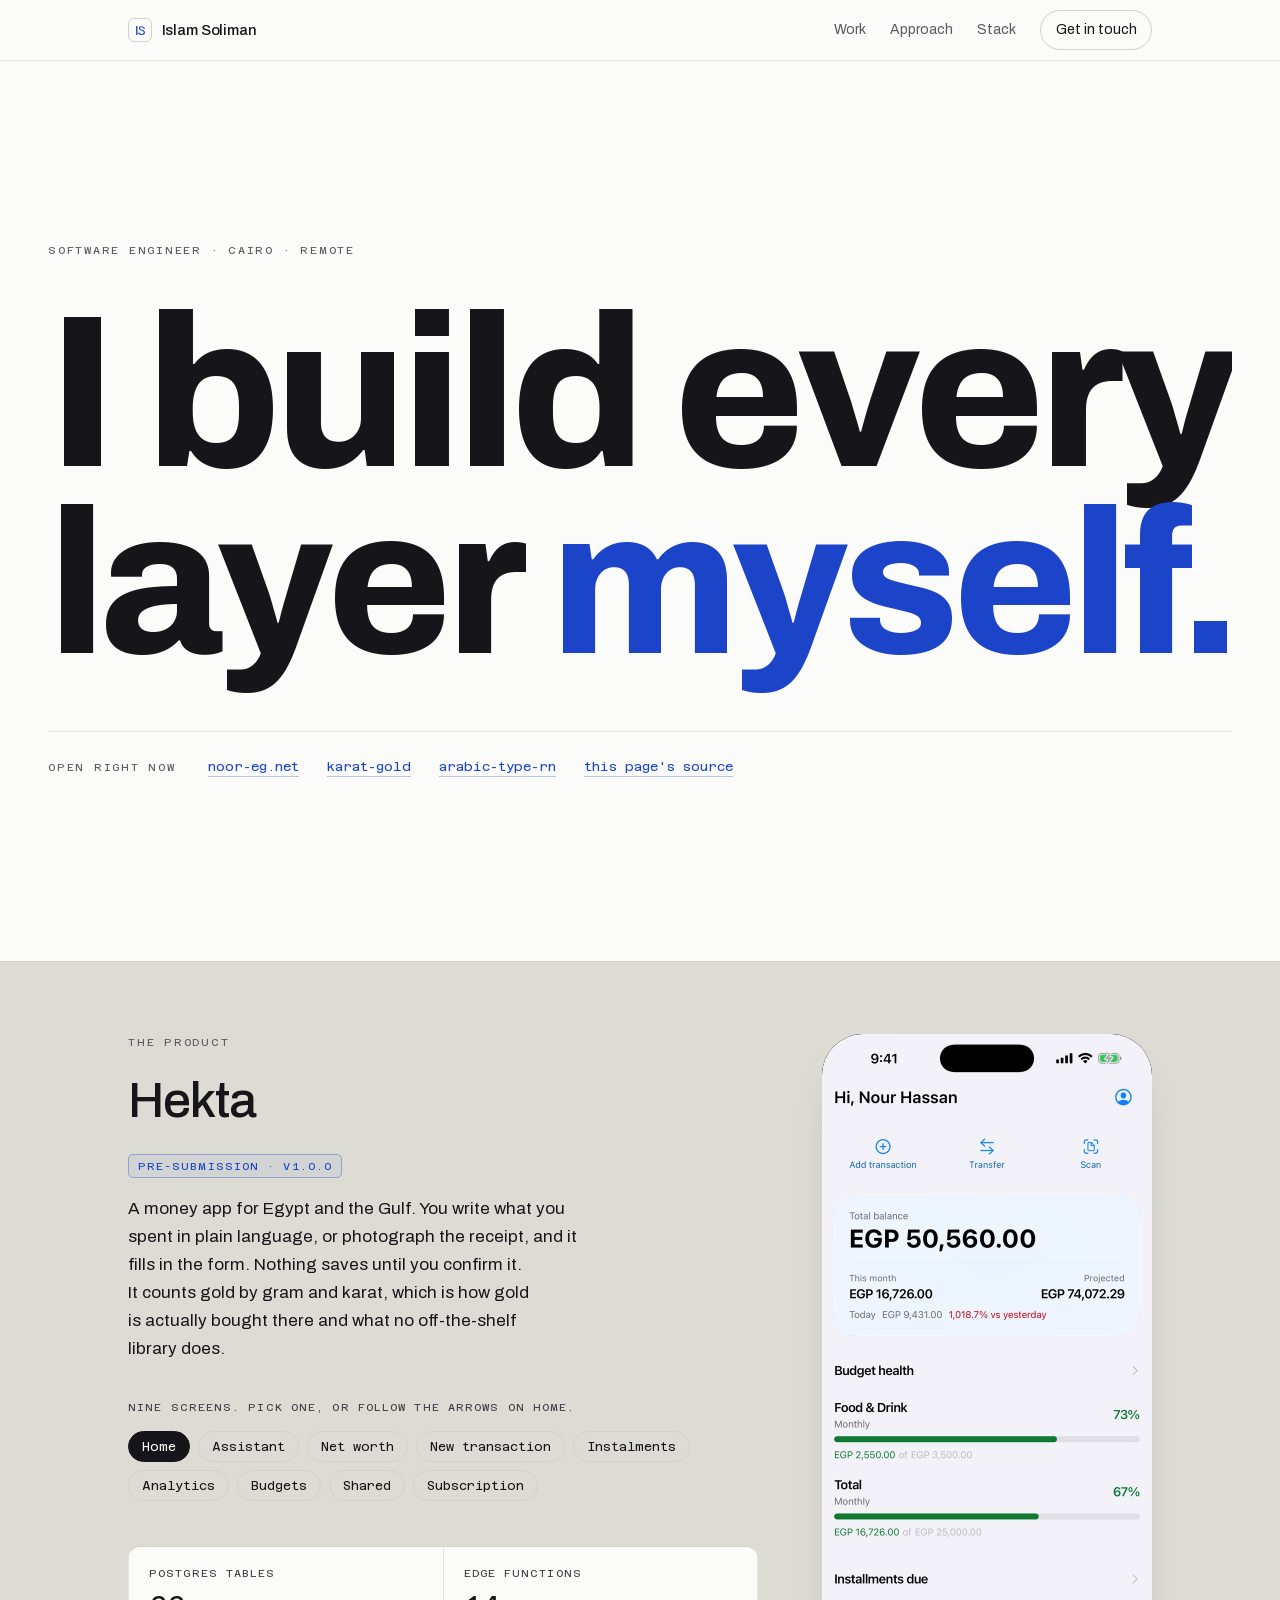
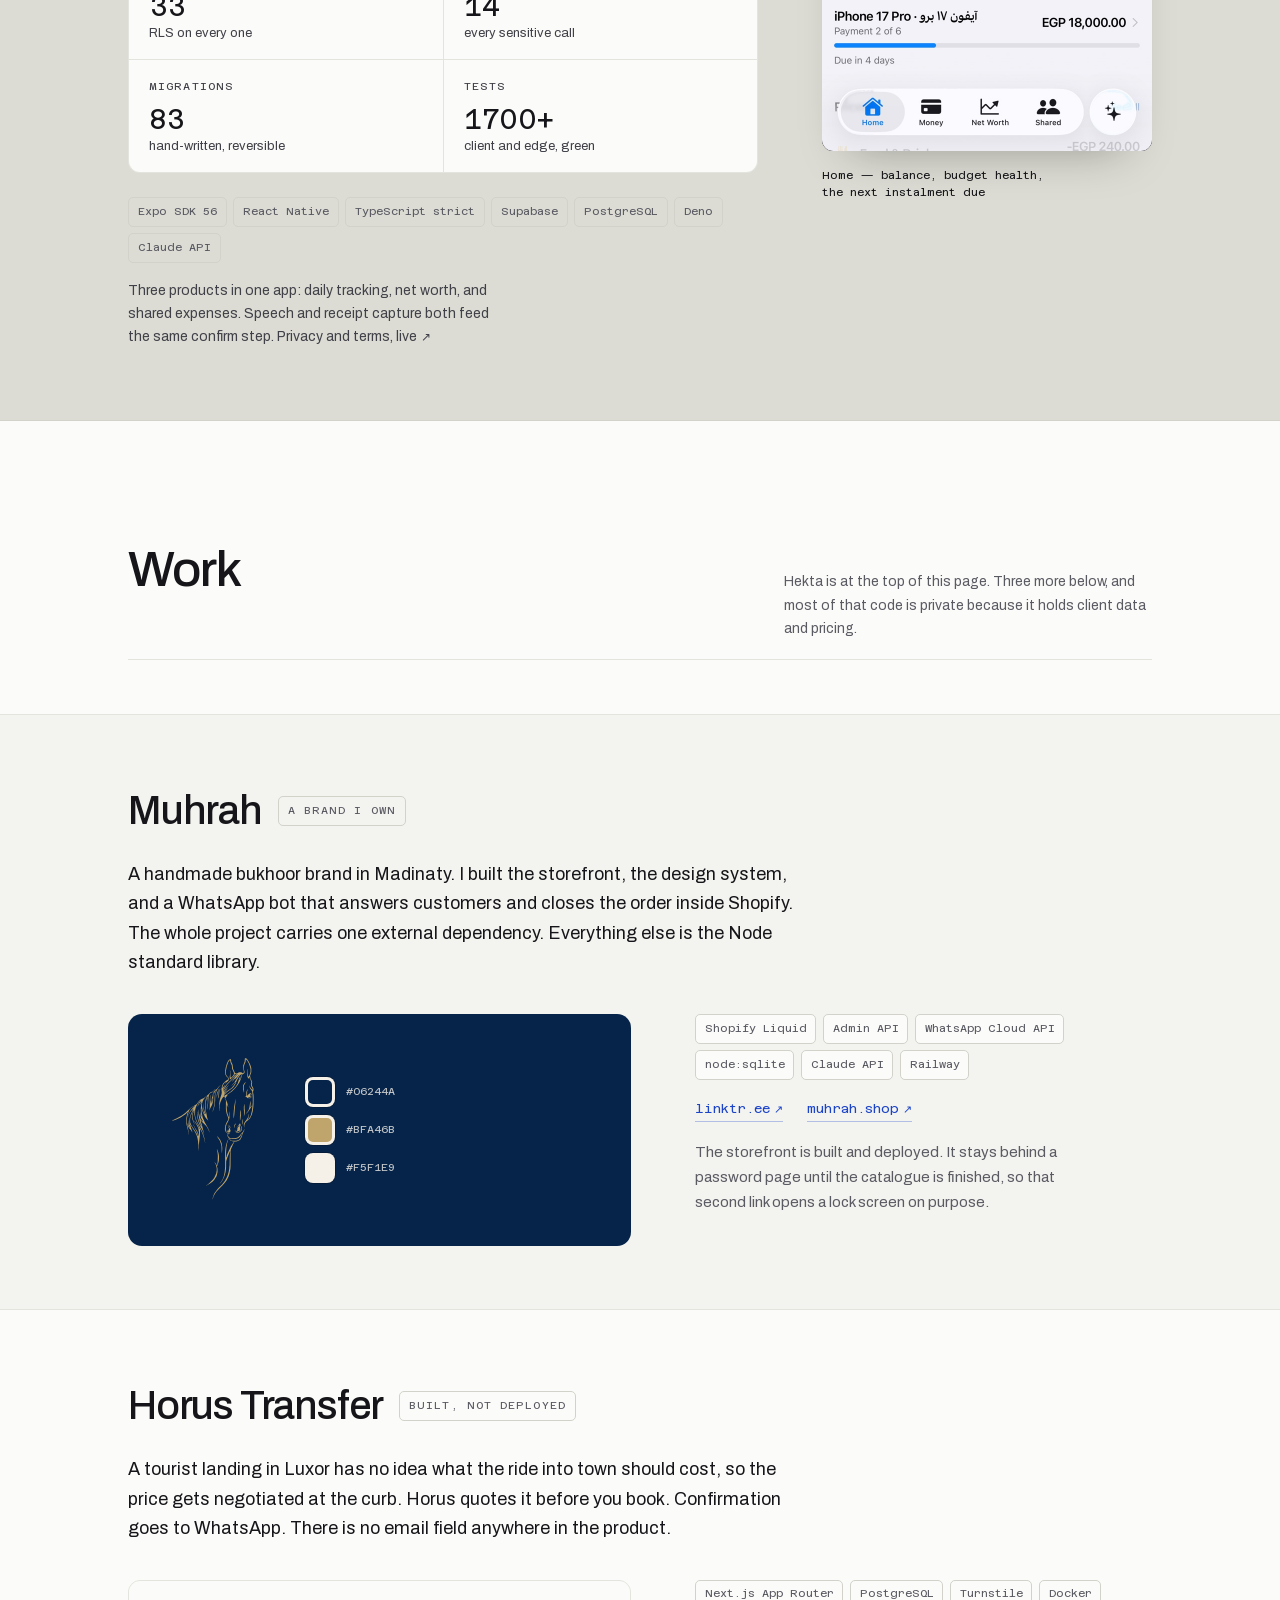
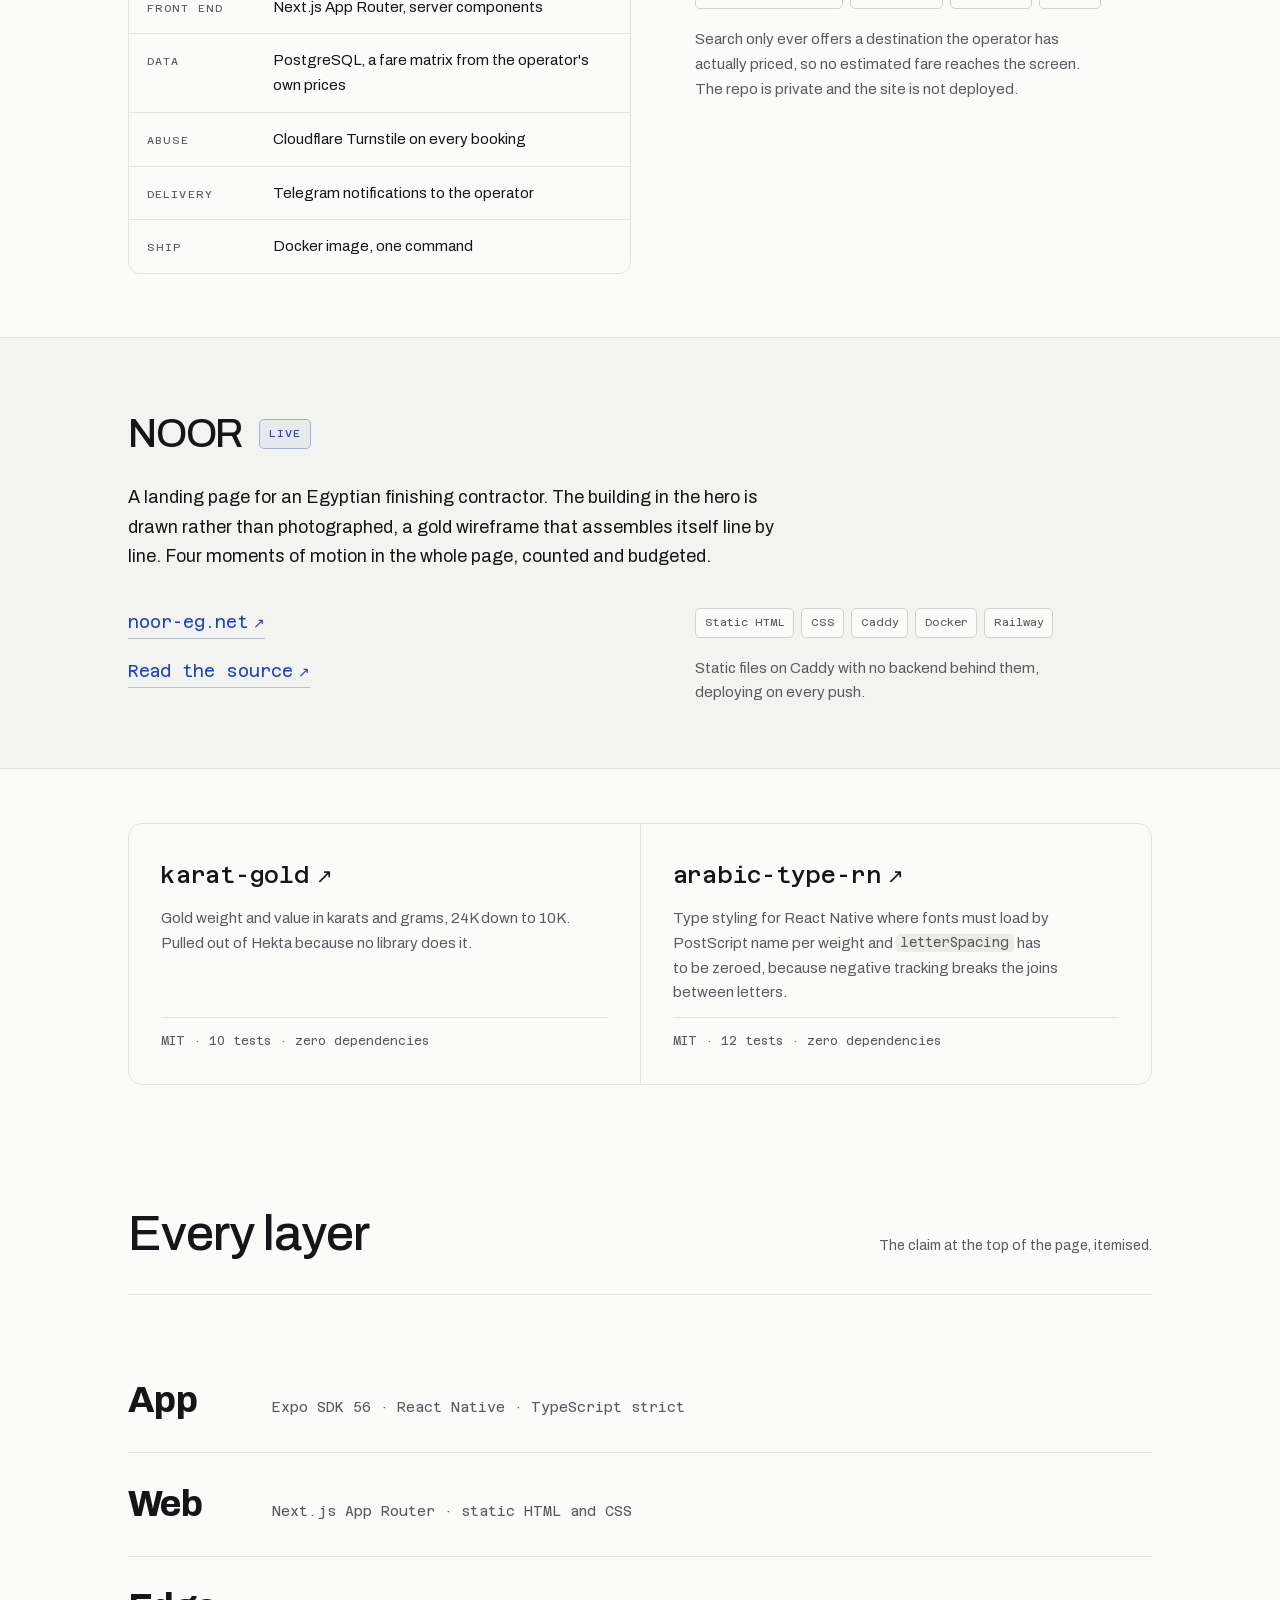
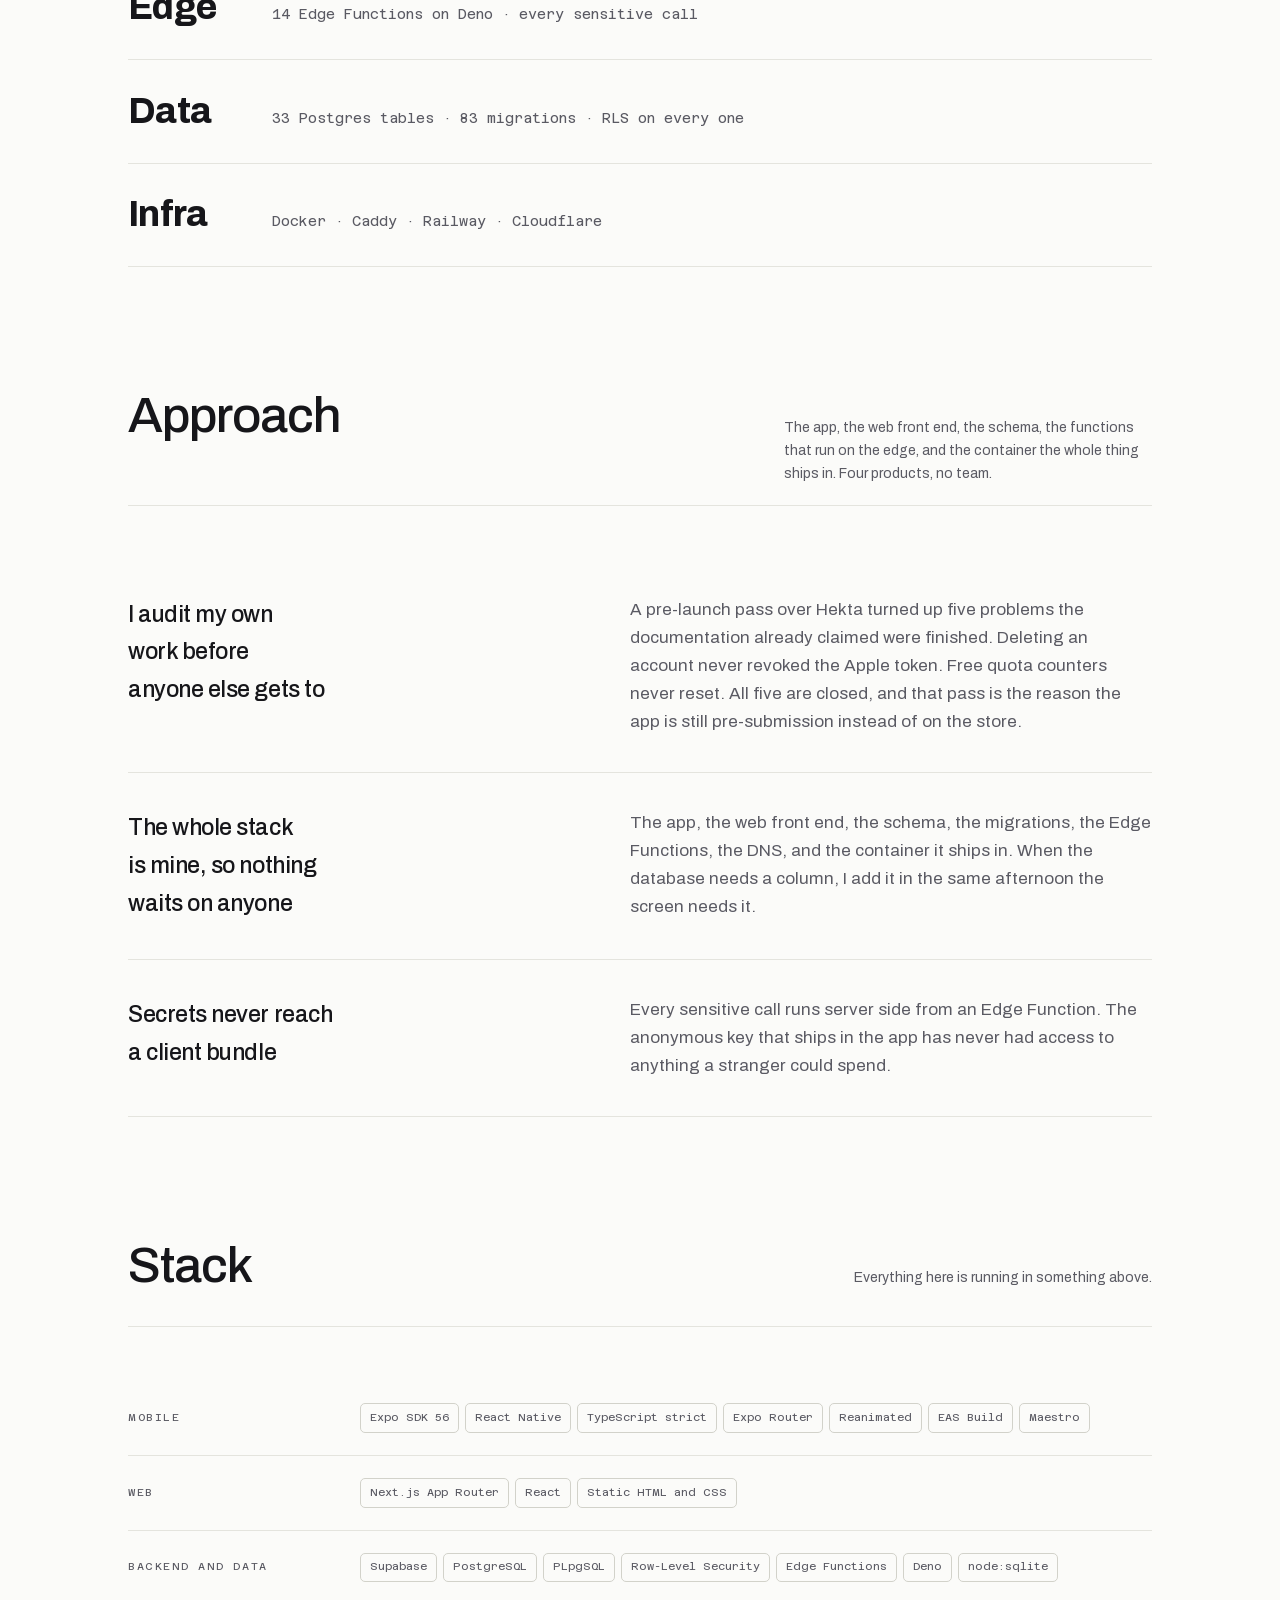
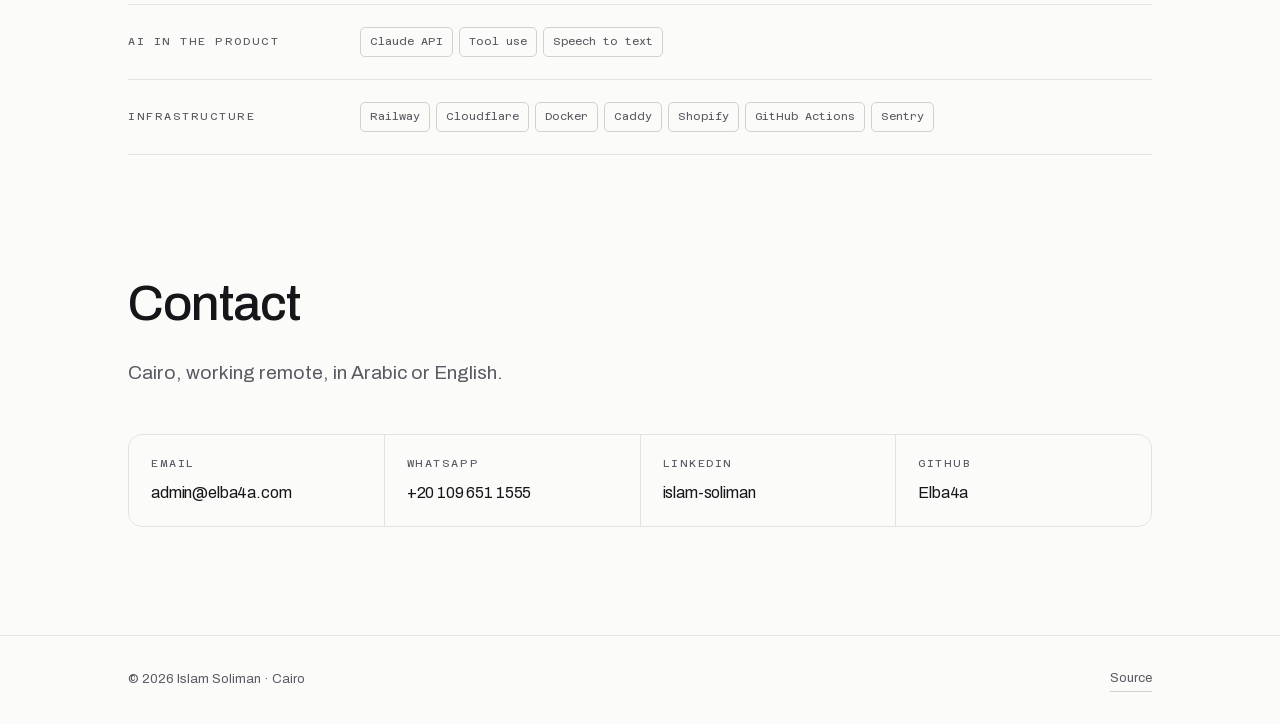
<file: index.html>
<!doctype html>
<html lang="en" dir="ltr">
<head>
<meta charset="utf-8">
<meta name="viewport" content="width=device-width, initial-scale=1">
<title>Islam Soliman — Software Engineer</title>
<meta name="description" content="Islam Soliman builds whole products alone: the app, the web front end, the Postgres schema, the Edge Functions, and the container they ship in. React Native, Next.js, Supabase, Claude API.">
<link rel="canonical" href="https://elba4a.com/">
<link rel="icon" href="/assets/img/favicon.svg?v=3" type="image/svg+xml">
<link rel="icon" href="/assets/img/icon-32.png?v=3" sizes="32x32" type="image/png">
<link rel="apple-touch-icon" href="/assets/img/icon-180.png?v=3">
<link rel="preload" href="/assets/fonts/archivo-latin.woff2" as="font" type="font/woff2" crossorigin>
<link rel="stylesheet" href="/assets/css/site.css?v=15">
<script src="/assets/js/site.js?v=15" defer></script>
<meta property="og:type" content="website">
<meta property="og:locale" content="en_US">
<meta property="og:title" content="Islam Soliman — Software Engineer">
<meta property="og:description" content="I build whole products alone: the app, the web front end, the schema, the Edge Functions, and the container they ship in.">
<meta property="og:url" content="https://elba4a.com/">
<meta property="og:site_name" content="elba4a.com">
<meta property="og:image" content="https://elba4a.com/assets/img/og.png?v=4">
<meta property="og:image:type" content="image/png">
<meta property="og:image:width" content="1200">
<meta property="og:image:height" content="630">
<meta property="og:image:alt" content="Islam Soliman — I build every layer.">
<meta name="twitter:card" content="summary_large_image">
<meta name="theme-color" content="#FBFBF9">
</head>
<body>
<!--
THESIS: One engineer builds every layer of a product. The sentence says it and the
product proves it, so the page is one huge line of type and one app you can use.
OWN-WORLD: Paper ground, near-black ink, one deep blue, one grey band for the
product. Archivo fitted line by line to the measure, Azeret Mono on every figure.
No canvas, no scene, no decoration that is not evidence.
STORY: This person builds the app, the web, the schema, the functions and the
infrastructure alone; three of four products cannot be linked, so the one that can be
handled comes first and the rest are counted.
FIRST VIEWPORT: Eyebrow, the sentence at 218px flush on both margins, four links that
open right now. Nothing else.
FORM: The interactive layer is the product itself — nine real screens in a real device
frame, walked through by the reader. The 3D that stood in for it is deleted.
FINISH: unreviewed and undocumented is unfinished; this build ends with the finish review, the verdict, and DESIGN.md
-->

<a class="skip" href="#main">Skip to content</a>


<header class="hdr">
  <div class="shell hdr__in">
    <a class="hdr__id" href="/">
      <span class="hdr__mark" aria-hidden="true">
        <svg viewBox="0 0 32 32" fill="none"><path d="M9 9v14" stroke="currentColor" stroke-width="2.6" stroke-linecap="square"/><path d="M23 11.5c-1.3-1.7-3.2-2.5-5-2.5-2.4 0-4 1.3-4 3.1 0 4.3 9.4 2.4 9.4 7.4 0 2.4-2.1 4-5.1 4-2.2 0-4.2-.9-5.5-2.6" stroke="currentColor" stroke-width="2.2" stroke-linecap="square"/></svg>
      </span>
      <span>Islam Soliman</span>
    </a>
    <nav class="hdr__nav" aria-label="Sections">
      <a href="#work">Work</a>
      <a href="#approach">Approach</a>
      <a href="#stack">Stack</a>
    </nav>
    <a class="hdr__cta" href="#contact">Get in touch</a>
  </div>
</header>

<main id="main">

  <!-- ------------------------------------------------------------- hero -->
  <section class="hero">
    <div class="hero__in">
      <div class="hero__type">
        <p class="eyebrow">Software engineer · Cairo · Remote</p>

        <!-- One sentence, four words-groups, two pair wrappers. Below 701px the
             four spans are the lines; above it the two wrappers are, and the
             spans go inline. Same markup either way — the breakpoint moves
             `display`, never the DOM. Each line's font-size is solved so its
             advance lands on the measure; see .hero__h in site.css. -->
        <h1 class="hero__h">
          <span class="ln ln1"><span class="l l1">I build</span> <span class="l l2">every</span></span>
          <span class="ln ln2"><span class="l l3">layer</span> <span class="l l4"><em>myself.</em></span></span>
        </h1>

        <div class="open">
          <span class="open__k">Open right now</span>
          <ul class="open__l">
            <li><a href="https://noor-eg.net" rel="noopener">noor-eg.net</a></li>
            <li><a href="https://github.com/Elba4a/karat-gold" rel="noopener">karat-gold</a></li>
            <li><a href="https://github.com/Elba4a/arabic-type-rn" rel="noopener">arabic-type-rn</a></li>
            <li><a href="https://github.com/Elba4a/elba4a-site" rel="noopener">this page's source</a></li>
          </ul>
        </div>
      </div>
    </div>
  </section>

  <!-- -------------------------------------------------------- prototype -->

  <!-- Nine real App Store captures at 1320x2868 (440x956pt at @3x), re-encoded
       at an exact half. Uncropped: the tab bar stays because it is part of the
       screen, and the three hotspots below are the chevrons printed in the
       pixels of Home, going where their own labels say. Nothing here is a
       mockup of the app; it is the app's screens, wired to be walked through. -->
  <section class="proto" id="product" data-screen="home">
    <div class="proto__in">

      <div class="proto__say">
        <p class="eyebrow">The product</p>
        <h2>Hekta</h2>
        <span class="tag tag--live">Pre-submission · v1.0.0</span>
        <p class="proto__lede">
          A money app for Egypt and the Gulf. You write what you spent in plain language, or
          photograph the receipt, and it fills in the form. Nothing saves until you confirm it.
          It counts gold by gram and karat, which is how gold is actually bought there and what
          no off-the-shelf library does.
        </p>
        <p class="proto__hint">Nine screens. Pick one, or follow the arrows on Home.</p>


        <div class="proto__tabs" role="tablist" aria-label="Hekta screens">
          <button type="button" role="tab" aria-selected="true"  tabindex="0"  aria-controls="proto-screens" data-key="home"         data-cap="Home — balance, budget health, the next instalment due">Home</button>
          <button type="button" role="tab" aria-selected="false" tabindex="-1" aria-controls="proto-screens" data-key="assistant"    data-cap="Assistant — a typed sentence becomes a transaction card, waiting on Apply">Assistant</button>
          <button type="button" role="tab" aria-selected="false" tabindex="-1" aria-controls="proto-screens" data-key="networth"     data-cap="Net worth — crypto, gold by gram and karat, stocks">Net worth</button>
          <button type="button" role="tab" aria-selected="false" tabindex="-1" aria-controls="proto-screens" data-key="capture"      data-cap="New transaction — the form the assistant and the camera both fill in">New transaction</button>
          <button type="button" role="tab" aria-selected="false" tabindex="-1" aria-controls="proto-screens" data-key="installments" data-cap="Instalments — payment 2 of 6, due in four days">Instalments</button>
          <button type="button" role="tab" aria-selected="false" tabindex="-1" aria-controls="proto-screens" data-key="analytics"    data-cap="Analytics — twelve weeks of spending, by week and by category">Analytics</button>
          <button type="button" role="tab" aria-selected="false" tabindex="-1" aria-controls="proto-screens" data-key="budgets"      data-cap="Budgets — monthly ceilings, spent against planned">Budgets</button>
          <button type="button" role="tab" aria-selected="false" tabindex="-1" aria-controls="proto-screens" data-key="group"        data-cap="Shared — a group trip, who owes whom, and the settlement that clears it">Shared</button>
          <button type="button" role="tab" aria-selected="false" tabindex="-1" aria-controls="proto-screens" data-key="paywall"      data-cap="Subscription — annual and monthly, both with a free month">Subscription</button>
        </div>

        <!-- What is under the nine screens, next to the nine screens. Every
             one of these is countable by someone who is handed the repo. -->
        <dl class="facts">
          <div><dt>Postgres tables</dt><dd>33 <span>RLS on every one</span></dd></div>
          <div><dt>Edge Functions</dt><dd>14 <span>every sensitive call</span></dd></div>
          <div><dt>Migrations</dt><dd>83 <span>hand-written, reversible</span></dd></div>
          <div><dt>Tests</dt><dd>1700+ <span>client and edge, green</span></dd></div>
        </dl>

        <ul class="chips" aria-label="Stack">
          <li>Expo SDK 56</li><li>React Native</li><li>TypeScript strict</li>
          <li>Supabase</li><li>PostgreSQL</li><li>Deno</li><li>Claude API</li>
        </ul>

        <p class="proto__meta">
          Three products in one app: daily tracking, net worth, and shared expenses. Speech and
          receipt capture both feed the same confirm step.
          <a href="https://legal.hekta.money" rel="noopener">Privacy and terms, live<span class="go"></span></a>
        </p>
      </div>

      <figure class="phone">
        <div class="phone__frame" id="proto-screens" role="tabpanel" aria-label="Hekta screen">

          <div class="screen" data-key="home">
            <img src="/assets/img/hekta-01-home.jpg?v=1" width="660" height="1434" decoding="async" alt="Hekta home: total balance EGP 50,560.00, this month against a projected figure, budget health at 73% for Food and Drink and 67% overall, and an instalment for an iPhone 17 Pro due in four days.">
            <!-- The three chevrons printed on this screen, made tappable where
                 they actually sit. Positioned in percentages of the frame, so
                 they hold at every device size. -->
            <button type="button" class="hot" data-to="capture"      style="--x:5%;--y:13.5%;--w:25%;--h:6.5%">Open new transaction</button>
            <button type="button" class="hot" data-to="budgets"      style="--x:3%;--y:44.5%;--w:94%;--h:5%">Open budget health</button>
            <button type="button" class="hot" data-to="installments" style="--x:3%;--y:73.8%;--w:94%;--h:5%">Open instalments due</button>
          </div>

          <div class="screen" data-key="assistant" hidden>
            <img src="/assets/img/hekta-02-assistant.jpg?v=1" width="660" height="1434" loading="lazy" decoding="async" alt="The assistant: the typed line &quot;Log a 240 EGP coffee expense on CIB Checking under Food and Drink&quot; becomes a New transaction card with amount, account, category, date and merchant filled in, above Apply, Discard and Edit.">
          </div>

          <div class="screen" data-key="networth" hidden>
            <img src="/assets/img/hekta-03-networth.jpg?v=1" width="660" height="1434" loading="lazy" decoding="async" alt="Net worth: Bitcoin, a 50 gram 21 karat gold bracelet valued in Egyptian pounds, and Apple stock, each with its own subtotal and change.">
          </div>

          <div class="screen" data-key="capture" hidden>
            <img src="/assets/img/hekta-04-capture.jpg?v=1" width="660" height="1434" loading="lazy" decoding="async" alt="The New transaction sheet: expense or income, an amount of 350 EGP, category Groceries, account CIB Checking, a date and an optional note, above Save.">
          </div>

          <div class="screen" data-key="installments" hidden>
            <img src="/assets/img/hekta-05-installments.jpg?v=1" width="660" height="1434" loading="lazy" decoding="async" alt="Instalments: EGP 18,000.00 remaining across one plan, an iPhone 17 Pro at payment 2 of 6, due in four days.">
          </div>

          <div class="screen" data-key="analytics" hidden>
            <img src="/assets/img/hekta-06-analytics.jpg?v=1" width="660" height="1434" loading="lazy" decoding="async" alt="Analytics: EGP 49,576.00 spent over twelve weeks against a weekly average, a bar chart by week, and top categories led by Shopping at 23%.">
          </div>

          <div class="screen" data-key="budgets" hidden>
            <img src="/assets/img/hekta-07-budgets.jpg?v=1" width="660" height="1434" loading="lazy" decoding="async" alt="Budgets: monthly ceilings for Total, Groceries and Food and Drink, each showing spent against planned as a proportion.">
          </div>

          <div class="screen" data-key="group" hidden>
            <img src="/assets/img/hekta-08-group.jpg?v=1" width="660" height="1434" loading="lazy" decoding="async" alt="A shared group, Trip to Alexandria, in Egyptian pounds: your position, per-person balances, a suggested settlement, and the expenses behind it.">
          </div>

          <div class="screen" data-key="paywall" hidden>
            <img src="/assets/img/hekta-09-paywall.jpg?v=1" width="660" height="1434" loading="lazy" decoding="async" alt="The subscription sheet: what the paid tier unlocks, an annual plan at $39.99 and a monthly at $4.99, both with a free month.">
          </div>

        </div>
        <figcaption class="phone__cap">Home — balance, budget health, the next instalment due</figcaption>
      </figure>

    </div>
  </section>

  <!-- ------------------------------------------------------------- work -->
  <section class="section" id="work">
    <div class="shell">
      <div class="s-head reveal">
        <h2>Work</h2>
        <p class="s-head__note">Hekta is at the top of this page. Three more below, and most of that code is private because it holds client data and pricing.</p>
      </div>
    </div>

    <!-- --------------------------------------------------------- muhrah -->
    <article class="proj proj--alt shell">
      <div class="proj__head reveal">
        <div class="proj__title">
          <h3>Muhrah</h3>
          <span class="tag">A brand I own</span>
        </div>
        <p class="proj__lede">
          A handmade bukhoor brand in Madinaty. I built the storefront, the design system, and
          a WhatsApp bot that answers customers and closes the order inside Shopify. The whole
          project carries one external dependency. Everything else is the Node standard library.
        </p>
      </div>

      <div class="proj__grid">
        <div class="brandcard reveal">
          <div class="brandcard__mark">
            <img src="/assets/img/muhrah-emblem.svg?v=1" width="130" height="200" loading="lazy" decoding="async"
                 alt="The Muhrah emblem, a gold filigree crest.">
          </div>
          <ul class="swatches" aria-label="Brand palette">
            <li><i style="--c:#06244A"></i><span>#06244A</span></li>
            <li><i style="--c:#BFA46B"></i><span>#BFA46B</span></li>
            <li><i style="--c:#F5F1E9"></i><span>#F5F1E9</span></li>
          </ul>
        </div>

        <div class="proj__side reveal">
          <ul class="chips" aria-label="Stack">
            <li>Shopify Liquid</li><li>Admin API</li><li>WhatsApp Cloud API</li>
            <li>node:sqlite</li><li>Claude API</li><li>Railway</li>
          </ul>
          <p class="proj__link">
            <a href="https://linktr.ee/Muhrah_009" rel="noopener">linktr.ee<span class="go"></span></a>
            <a href="https://muhrah.shop" rel="noopener">muhrah.shop<span class="go"></span></a>
          </p>
          <p class="proj__meta">
            The storefront is built and deployed. It stays behind a password page until the
            catalogue is finished, so that second link opens a lock screen on purpose.
          </p>
        </div>
      </div>
    </article>

    <!-- ---------------------------------------------------------- horus -->
    <article class="proj shell">
      <div class="proj__head reveal">
        <div class="proj__title">
          <h3>Horus Transfer</h3>
          <span class="tag">Built, not deployed</span>
        </div>
        <p class="proj__lede">
          A tourist landing in Luxor has no idea what the ride into town should cost, so the
          price gets negotiated at the curb. Horus quotes it before you book. Confirmation goes
          to WhatsApp. There is no email field anywhere in the product.
        </p>
      </div>

      <div class="proj__grid">
        <ol class="ledger reveal" aria-label="What I built on this one">
          <li><span class="ledger__k">Front end</span><span class="ledger__v">Next.js App Router, server components</span></li>
          <li><span class="ledger__k">Data</span><span class="ledger__v">PostgreSQL, a fare matrix from the operator's own prices</span></li>
          <li><span class="ledger__k">Abuse</span><span class="ledger__v">Cloudflare Turnstile on every booking</span></li>
          <li><span class="ledger__k">Delivery</span><span class="ledger__v">Telegram notifications to the operator</span></li>
          <li><span class="ledger__k">Ship</span><span class="ledger__v">Docker image, one command</span></li>
        </ol>

        <div class="proj__side reveal">
          <ul class="chips" aria-label="Stack">
            <li>Next.js App Router</li><li>PostgreSQL</li><li>Turnstile</li><li>Docker</li>
          </ul>
          <p class="proj__meta">
            Search only ever offers a destination the operator has actually priced, so no
            estimated fare reaches the screen. The repo is private and the site is not
            deployed.
          </p>
        </div>
      </div>
    </article>

    <!-- ----------------------------------------------------------- noor -->
    <article class="proj proj--alt shell">
      <div class="proj__head reveal">
        <div class="proj__title">
          <h3>NOOR</h3>
          <span class="tag tag--live">Live</span>
        </div>
        <p class="proj__lede">
          A landing page for an Egyptian finishing contractor. The building in the hero is drawn
          rather than photographed, a gold wireframe that assembles itself line by line. Four
          moments of motion in the whole page, counted and budgeted.
        </p>
      </div>

      <div class="proj__grid">
        <p class="proj__link proj__link--big reveal">
          <a href="https://noor-eg.net" rel="noopener">noor-eg.net<span class="go"></span></a>
          <a href="https://github.com/Elba4a/noor-eg" rel="noopener">Read the source<span class="go"></span></a>
        </p>
        <div class="proj__side reveal">
          <ul class="chips" aria-label="Stack">
            <li>Static HTML</li><li>CSS</li><li>Caddy</li><li>Docker</li><li>Railway</li>
          </ul>
          <p class="proj__meta">
            Static files on Caddy with no backend behind them, deploying on every push.
          </p>
        </div>
      </div>
    </article>

    <!-- ---------------------------------------------------- open source -->
    <div class="shell">
      <div class="oss">
        <a class="oss__c" href="https://github.com/Elba4a/karat-gold" rel="noopener">
          <h3>karat-gold<span class="go"></span></h3>
          <p>
            Gold weight and value in karats and grams, 24K down to 10K. Pulled out of Hekta
            because no library does it.
          </p>
          <span class="oss__m">MIT · 10 tests · zero dependencies</span>
        </a>
        <a class="oss__c" href="https://github.com/Elba4a/arabic-type-rn" rel="noopener">
          <h3>arabic-type-rn<span class="go"></span></h3>
          <p>
            Type styling for React Native where fonts must load by PostScript name per weight
            and <code>letterSpacing</code> has to be zeroed, because negative tracking breaks
            the joins between letters.
          </p>
          <span class="oss__m">MIT · 12 tests · zero dependencies</span>
        </a>
      </div>
    </div>
  </section>

  <!-- ----------------------------------------------------------- layers -->
  <!-- Five rows, one screen, on paper. This was a 220vh pinned dark track with
       a machined part separating inside it; the part was a metaphor standing
       where the evidence should be, and 2.2 viewports of near-black scrolling
       for five list items was the emptiness it was accused of. The counts read
       better as type anyway — they are the whole payload. -->
  <section class="section layers" id="layers">
    <div class="shell">
      <div class="s-head reveal">
        <h2>Every layer</h2>
        <p class="s-head__note">The claim at the top of the page, itemised.</p>
      </div>
      <ol class="layers__l">
        <li class="layer reveal">
          <span class="layer__k">App</span>
          <span class="layer__v">Expo SDK 56 · React Native · TypeScript strict</span>
        </li>
        <li class="layer reveal">
          <span class="layer__k">Web</span>
          <span class="layer__v">Next.js App Router · static HTML and CSS</span>
        </li>
        <li class="layer reveal">
          <span class="layer__k">Edge</span>
          <span class="layer__v">14 Edge Functions on Deno · every sensitive call</span>
        </li>
        <li class="layer reveal">
          <span class="layer__k">Data</span>
          <span class="layer__v">33 Postgres tables · 83 migrations · RLS on every one</span>
        </li>
        <li class="layer reveal">
          <span class="layer__k">Infra</span>
          <span class="layer__v">Docker · Caddy · Railway · Cloudflare</span>
        </li>
      </ol>
    </div>
  </section>

  <!-- --------------------------------------------------------- approach -->
  <section class="section" id="approach">
    <div class="shell">
      <div class="s-head reveal">
        <h2>Approach</h2>
        <p class="s-head__note">
          The app, the web front end, the schema, the functions that run on the edge, and the
          container the whole thing ships in. Four products, no team.
        </p>
      </div>

      <div class="appr">
        <article class="appr__i">
          <h3>I audit my own work before anyone else gets to</h3>
          <p>
            A pre-launch pass over Hekta turned up five problems the documentation already
            claimed were finished. Deleting an account never revoked the Apple token. Free
            quota counters never reset. All five are closed, and that pass is the reason the
            app is still pre-submission instead of on the store.
          </p>
        </article>
        <article class="appr__i">
          <h3>The whole stack is mine, so nothing waits on anyone</h3>
          <p>
            The app, the web front end, the schema, the migrations, the Edge Functions, the
            DNS, and the container it ships in. When the database needs a column, I add it in
            the same afternoon the screen needs it.
          </p>
        </article>
        <article class="appr__i">
          <h3>Secrets never reach a client bundle</h3>
          <p>
            Every sensitive call runs server side from an Edge Function. The anonymous key that
            ships in the app has never had access to anything a stranger could spend.
          </p>
        </article>
      </div>
    </div>
  </section>

  <!-- ------------------------------------------------------------ stack -->
  <section class="section" id="stack">
    <div class="shell">
      <div class="s-head reveal">
        <h2>Stack</h2>
        <p class="s-head__note">Everything here is running in something above.</p>
      </div>

      <div class="stack">
        <div class="stack__r">
          <div class="stack__k">Mobile</div>
          <ul class="chips">
            <li>Expo SDK 56</li><li>React Native</li><li>TypeScript strict</li>
            <li>Expo Router</li><li>Reanimated</li><li>EAS Build</li><li>Maestro</li>
          </ul>
        </div>
        <div class="stack__r">
          <div class="stack__k">Web</div>
          <ul class="chips">
            <li>Next.js App Router</li><li>React</li><li>Static HTML and CSS</li>
          </ul>
        </div>
        <div class="stack__r">
          <div class="stack__k">Backend and data</div>
          <ul class="chips">
            <li>Supabase</li><li>PostgreSQL</li><li>PLpgSQL</li>
            <li>Row-Level Security</li><li>Edge Functions</li><li>Deno</li><li>node:sqlite</li>
          </ul>
        </div>
        <div class="stack__r">
          <div class="stack__k">AI in the product</div>
          <ul class="chips">
            <li>Claude API</li><li>Tool use</li><li>Speech to text</li>
          </ul>
        </div>
        <div class="stack__r">
          <div class="stack__k">Infrastructure</div>
          <ul class="chips">
            <li>Railway</li><li>Cloudflare</li><li>Docker</li><li>Caddy</li>
            <li>Shopify</li><li>GitHub Actions</li><li>Sentry</li>
          </ul>
        </div>
      </div>
    </div>
  </section>

  <!-- ---------------------------------------------------------- contact -->
  <section class="section contact" id="contact">
    <div class="shell">
      <h2 class="reveal">Contact</h2>
      <p class="contact__l reveal">Cairo, working remote, in Arabic or English.</p>
      <ul class="links">
        <li><a href="mailto:admin@elba4a.com">
          <span class="links__k">Email</span><span class="links__v">admin@elba4a.com</span></a></li>
        <li><a href="https://wa.me/201096511555" rel="noopener">
          <span class="links__k">WhatsApp</span><span class="links__v">+20 109 651 1555</span></a></li>
        <li><a href="https://www.linkedin.com/in/islam-soliman-594622406" rel="noopener">
          <span class="links__k">LinkedIn</span><span class="links__v">islam-soliman</span></a></li>
        <li><a href="https://github.com/Elba4a" rel="noopener">
          <span class="links__k">GitHub</span><span class="links__v">Elba4a</span></a></li>
      </ul>
    </div>
  </section>

</main>

<footer class="ftr">
  <div class="shell ftr__in">
    <span>© 2026 Islam Soliman · Cairo</span>
    <a href="https://github.com/Elba4a/elba4a-site" rel="noopener">Source</a>
  </div>
</footer>

</body>
</html>
</file>
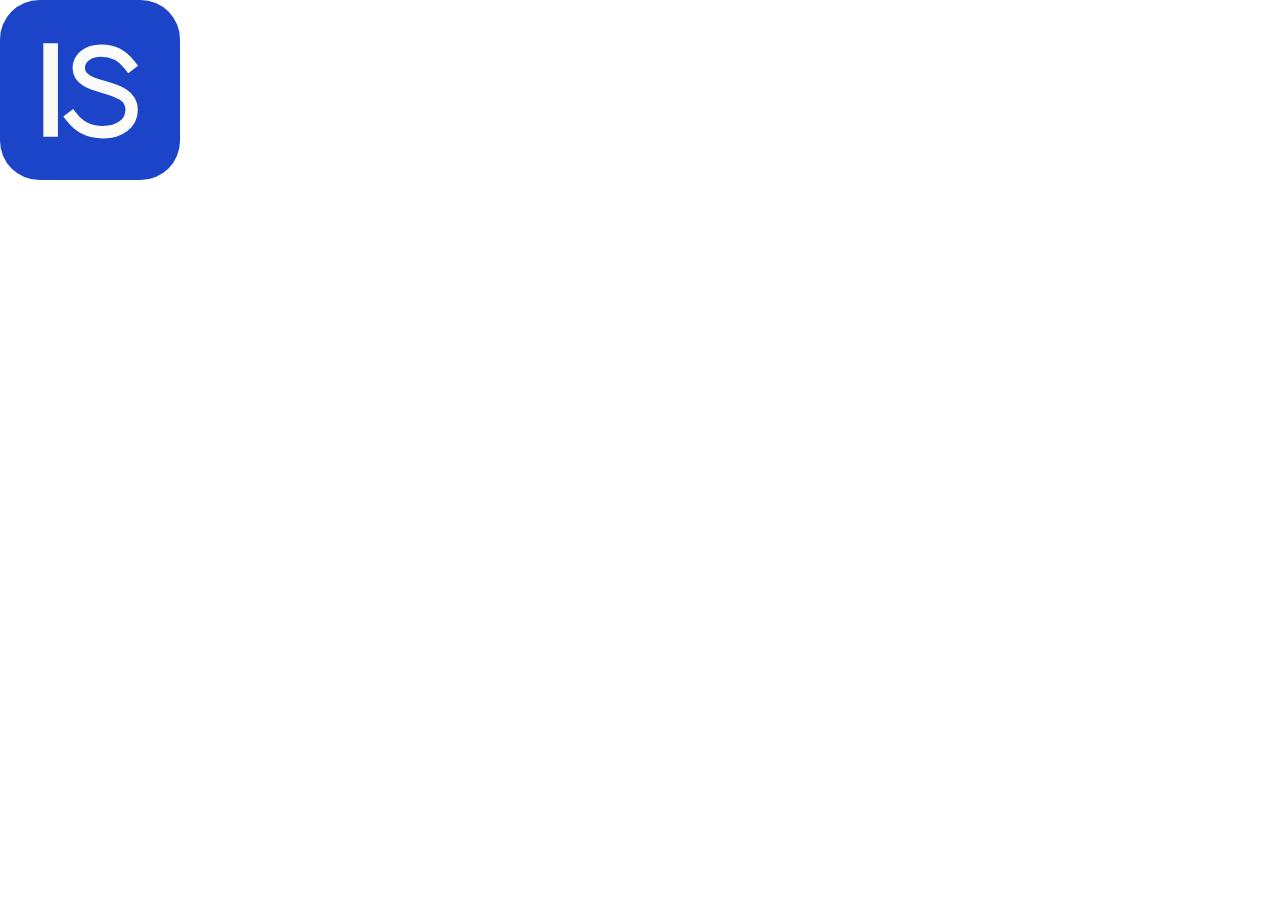
<file: tools/icon.html>
<!doctype html>
<!-- Source for assets/img/icon-180.png. Not shipped. See README for the command.
     This is a COPY of assets/img/favicon.svg, not an <img> of it: a viewBox-only
     SVG has no intrinsic size and would render at the browser default instead of
     filling the frame. Change both together. -->
<html><head><meta charset="utf-8"><style>
  *{margin:0;padding:0}
  html,body{width:180px;height:180px;overflow:hidden}
  svg{display:block;width:180px;height:180px}
</style></head><body>
<svg xmlns="http://www.w3.org/2000/svg" viewBox="0 0 32 32">
  <rect width="32" height="32" rx="7" fill="#1B44C8"/>
  <path d="M9 9v14" fill="none" stroke="#FBFBF9" stroke-width="2.6" stroke-linecap="square"/>
  <path d="M23 11.5c-1.3-1.7-3.2-2.5-5-2.5-2.4 0-4 1.3-4 3.1 0 4.3 9.4 2.4 9.4 7.4 0 2.4-2.1 4-5.1 4-2.2 0-4.2-.9-5.5-2.6" fill="none" stroke="#FBFBF9" stroke-width="2.2" stroke-linecap="square"/>
</svg>
</body></html>
</file>
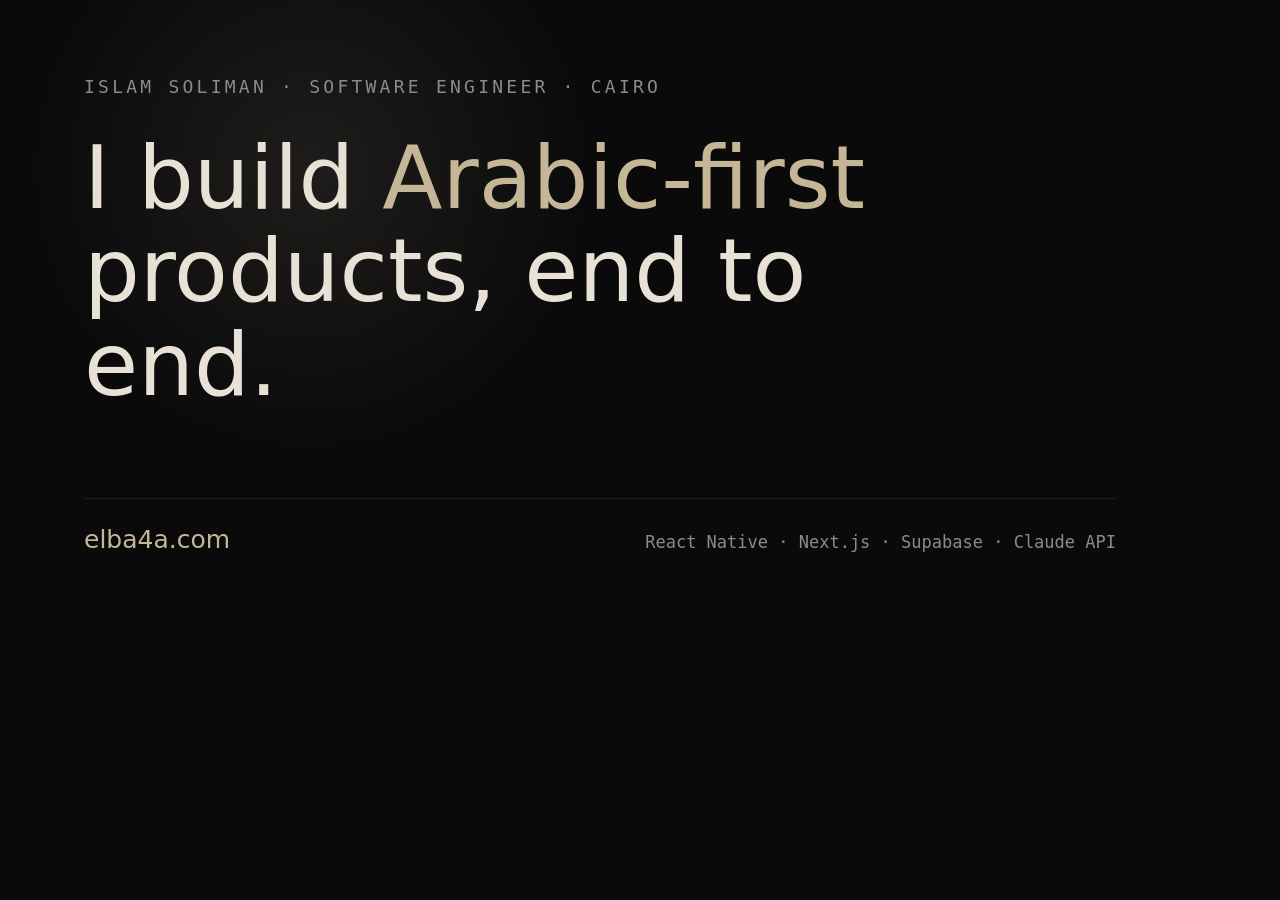
<file: tools/og-en.html>
<!doctype html>
<!-- Source for assets/img/og-en.png. Not shipped — the Dockerfile copies
     explicit paths and tools/ is not one of them. Regenerate with the command
     in README.md after changing anything here. -->
<html lang="en" dir="ltr">
<head>
<meta charset="utf-8">
<style>
  * { box-sizing: border-box; margin: 0; }
  html, body { width: 1200px; height: 630px; }
  body {
    background: #0A0A0B;
    color: #EDEDEF;
    font-family: "IBM Plex Sans", system-ui, -apple-system, "Segoe UI", sans-serif;
    padding: 76px 84px;
    display: flex;
    flex-direction: column;
    justify-content: space-between;
    position: relative;
    overflow: hidden;
    -webkit-font-smoothing: antialiased;
  }
  /* Same offset light source as the page hero, mirrored for LTR. */
  body::before {
    content: "";
    position: absolute;
    top: -22%; left: 0;
    width: 620px; height: 620px;
    background: radial-gradient(circle, rgba(197,182,151,.11) 0%, transparent 65%);
  }
  .top, .btm { position: relative; }
  .eyebrow {
    font-family: ui-monospace, SFMono-Regular, "SF Mono", Menlo, monospace;
    font-size: 18px; letter-spacing: .18em; text-transform: uppercase; color: #8A8A93;
  }
  h1 {
    font-size: 88px;
    font-weight: 300;
    line-height: 1.06;
    color: #E8E2D6;
    margin-top: 34px;
    max-width: 15ch;
  }
  h1 em { font-style: normal; color: #C5B697; }
  .rule { height: 1px; background: #1E1E22; margin-bottom: 26px; }
  .btm { display: flex; justify-content: space-between; align-items: baseline; gap: 24px; }
  .dom { font-size: 25px; color: #C5B697; }
  .stack {
    font-family: ui-monospace, SFMono-Regular, "SF Mono", Menlo, monospace;
    font-size: 17px; color: #8A8A93;
  }
</style>
</head>
<body>
  <div class="top">
    <p class="eyebrow">Islam Soliman · Software engineer · Cairo</p>
    <h1>I build <em>Arabic-first</em> products, end to end.</h1>
  </div>
  <div>
    <div class="rule"></div>
    <div class="btm">
      <span class="dom">elba4a.com</span>
      <span class="stack">React Native · Next.js · Supabase · Claude API</span>
    </div>
  </div>
</body>
</html>
</file>
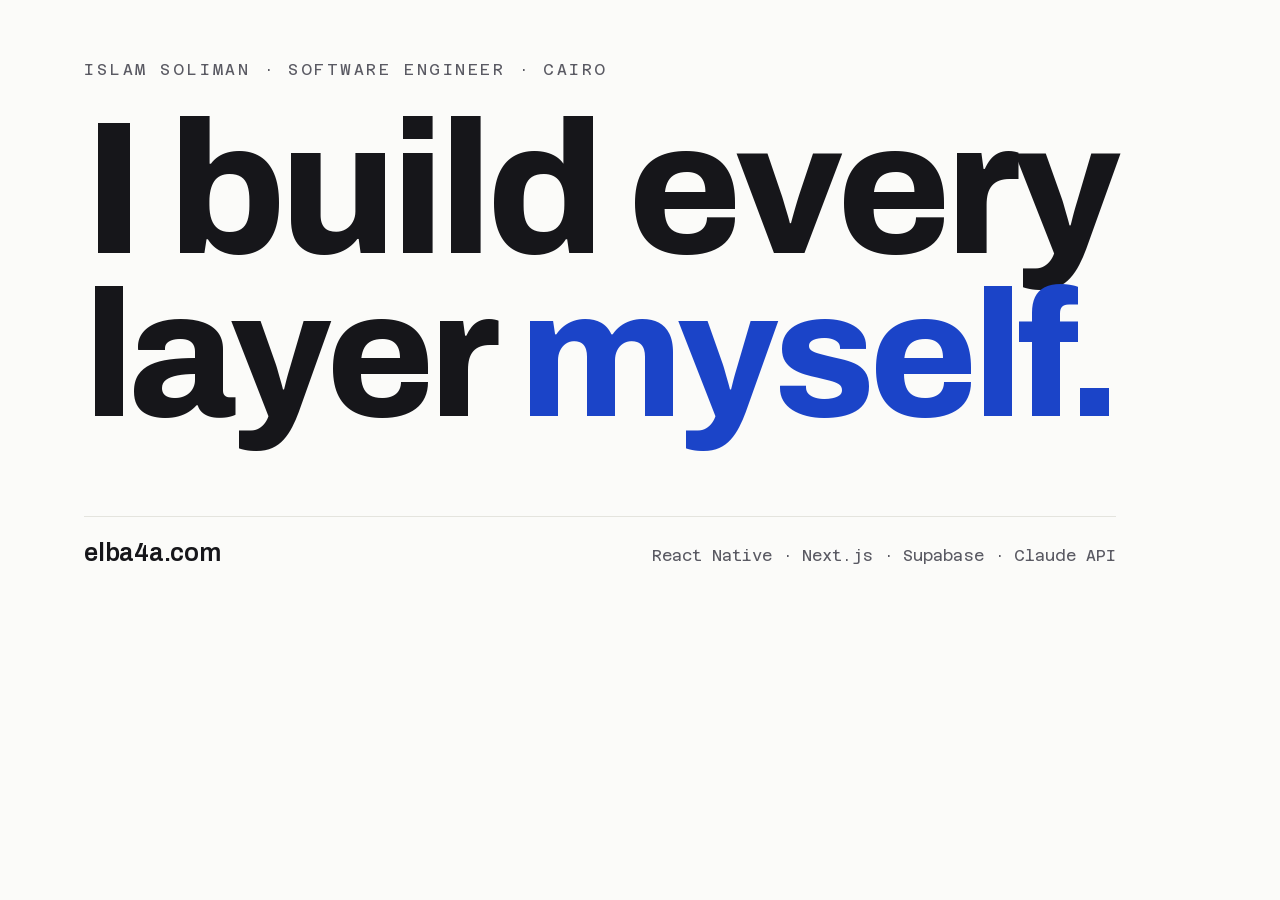
<file: tools/og.html>
<!doctype html>
<!-- Source for assets/img/og.png. Not shipped — the Dockerfile copies explicit
     paths and tools/ is not one of them. Regenerate with tools/shoot-og.mjs,
     which asserts the type is fitted and the real face loaded before it writes
     the PNG.

     Render it over the local http server, not file://, so the @font-face files
     load; Chrome applies CORS to fonts and a file:// origin fails it, which
     silently falls back to a system face and quietly changes the card.

     LinkedIn's Featured card pulls this image, so changing it changes what
     Islam's profile shows. -->
<html lang="en" dir="ltr">
<head>
<meta charset="utf-8">
<style>
  @font-face {
    font-family: "Archivo";
    src: url("/assets/fonts/archivo-latin.woff2") format("woff2");
    font-weight: 100 900;
    font-stretch: 62% 125%;
  }
  @font-face {
    font-family: "Azeret Mono";
    src: url("/assets/fonts/azeret-mono-latin.woff2") format("woff2");
    font-weight: 100 900;
  }

  * { box-sizing: border-box; margin: 0; }
  html, body { width: 1200px; height: 630px; }
  body {
    background: #FBFBF9;
    color: #16161A;
    font-family: "Archivo", system-ui, sans-serif;
    padding: 60px 84px 64px;
    display: flex;
    flex-direction: column;
    justify-content: space-between;
    overflow: hidden;
    -webkit-font-smoothing: antialiased;
  }

  /* The same container the page measures against, so the same cqi values
     produce the same fit. If check-fit.mjs ever re-solves them, they change in
     exactly two places: site.css and here. */
  .top { container-type: inline-size; }

  .eyebrow {
    font-family: "Azeret Mono", ui-monospace, monospace;
    font-size: 16px;
    letter-spacing: .16em;
    text-transform: uppercase;
    color: #5A5A63;
  }
  h1 {
    font-weight: 760;
    line-height: .90;
    margin-top: 26px;
    white-space: nowrap;
  }
  h1 .ln { display: block; letter-spacing: -.032em; }
  h1 .ln1 { font-size: 18.38cqi; }
  h1 .ln2 { font-size: 17.39cqi; }
  h1 em { font-style: normal; color: #1B44C8; }

  .rule { height: 1px; background: #E4E4DE; margin-bottom: 22px; }
  .btm { display: flex; justify-content: space-between; align-items: baseline; gap: 24px; }
  .dom { font-size: 25px; font-weight: 600; letter-spacing: -.01em; }
  .stack {
    font-family: "Azeret Mono", ui-monospace, monospace;
    font-size: 16px;
    color: #5A5A63;
  }
</style>
</head>
<body>
  <div class="top">
    <p class="eyebrow">Islam Soliman · Software engineer · Cairo</p>
    <h1>
      <span class="ln ln1">I build every</span>
      <span class="ln ln2">layer <em>myself.</em></span>
    </h1>
  </div>
  <div>
    <div class="rule"></div>
    <div class="btm">
      <span class="dom">elba4a.com</span>
      <span class="stack">React Native · Next.js · Supabase · Claude API</span>
    </div>
  </div>
</body>
</html>
</file>
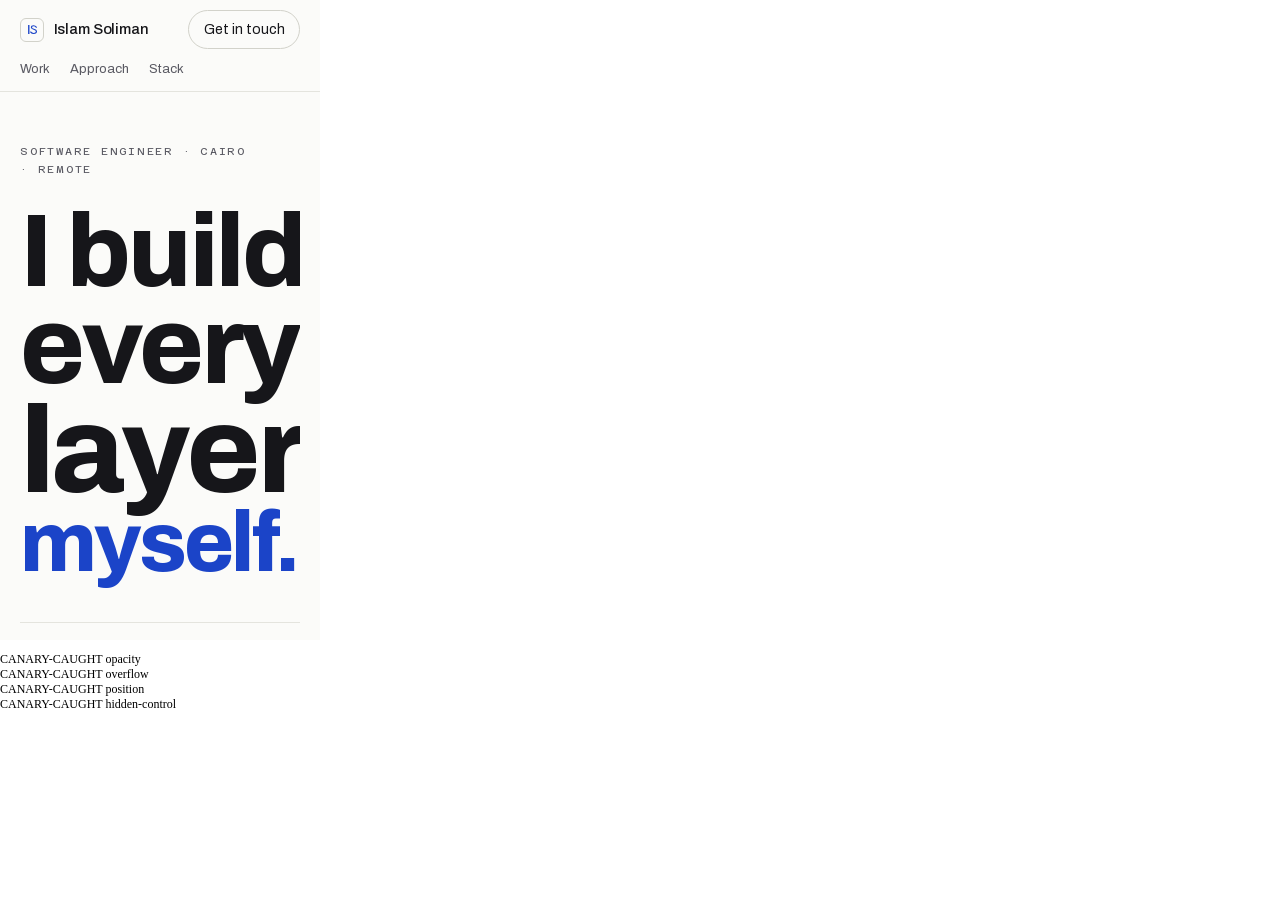
<file: tools/verify-dom.html>
<!doctype html><meta charset="utf-8"><title>phase-a probe</title>
<style>html,body{margin:0}iframe{border:0;display:block}pre{font:12px ui-monospace}</style>
<iframe id="f" src="/index.html" width="1280" height="900"></iframe>
<pre id="out"></pre>
<script type="module">
const out = document.getElementById('out');
let pass = 0, fail = 0;
const log = (ok, name, detail = '') => {
  ok ? pass++ : fail++;
  out.append((ok ? 'OK   ' : 'FAIL ') + name + (detail ? ' :: ' + detail : '') + '\n');
};
const caught = d => out.append('CANARY-CAUGHT ' + d + '\n');

const f = document.getElementById('f');
const load = () => new Promise(r => f.addEventListener('load', r, { once: true }));
const settle = (ms = 120) => new Promise(r => setTimeout(r, ms));
const D = () => f.contentDocument, W = () => f.contentWindow;
const all = () => [...D().querySelectorAll('*')];
const cs = el => W().getComputedStyle(el);
const csp = (el, p) => W().getComputedStyle(el, p);

await load();

/* The page sets `scroll-behavior: smooth`, so every scrollTo below ANIMATES.
   Two snapshots taken 120ms apart during a 7,800px smooth scroll catch every
   element in a different place, and the diff reads as a layout shift that is
   not there — ten failures against a page whose geometry is provably
   identical. Measure against instant scrolling or the suite is flaky. */
D().documentElement.style.scrollBehavior = 'auto';

/* Let the hero's entrance animations land before anything is measured, or the
   first viewport catches the headline mid-rise and reports it as movement.
   Filtered to the document timeline on purpose: scroll-driven animations are
   never "finished", so awaiting those would hang here forever. */
await Promise.all(
  D().getAnimations()
    .filter((a) => a.timeline === D().timeline)
    .map((a) => a.finished.catch(() => {}))
);

/* ---- canaries: prove the detectors fire before any PASS is believable ---- */
{
  const c = D().createElement('div');
  /* block-size is load-bearing: a zero-height box contributes no scrollable
     overflow area, so a canary without it silently fails to arm. */
  c.style.cssText = 'opacity:.5;inline-size:120%;block-size:10px;position:relative';
  D().body.appendChild(c);
  if (+cs(c).opacity > .01 && +cs(c).opacity < .99) caught('opacity');
  const de = D().documentElement, prev = de.style.overflowX;
  de.style.overflowX = 'visible';
  if (de.scrollWidth > de.clientWidth) caught('overflow');
  de.style.overflowX = prev;
  c.remove();
  const a = D().querySelector('.hdr');
  const keep = a.style.position; a.style.position = 'static';
  if (cs(a).position !== 'sticky') caught('position');
  a.style.position = keep;

  /* Arm the header-control detector against the exact regression it exists
     for: hide the CTA the way the broken breakpoint did, and require the
     check to notice. */
  const cta = D().querySelector('.hdr__cta');
  const keepD = cta.style.display; cta.style.display = 'none';
  if (cs(cta).display === 'none' || cta.getBoundingClientRect().width === 0) caught('hidden-control');
  cta.style.display = keepD;
}

const VP = [[320,640],[360,780],[390,844],[430,900],[519,900],[521,900],[620,900],[621,900],[768,1024],[1280,900],[1920,1080]];

for (const [w, h] of VP) {
  f.width = w; f.height = h;
  W().scrollTo(0, 0);
  await settle(160);

  /* ---- 1. the frame: sticky header, hidden skip link, contained device ----
     This block used to toggle `.has-world` and assert the canvas moved
     nothing. There is no canvas: the WebGL layer was deleted along with the
     scene it drew. What survives is the pair of position assertions it was
     really protecting, which is where the (1,1,1) specificity accident landed
     the last time. */
  log(cs(D().querySelector('.hdr')).position === 'sticky', `.hdr sticky @${w}`,
      cs(D().querySelector('.hdr')).position);
  const sk = D().querySelector('.skip').getBoundingClientRect();
  log(sk.width <= 2 && sk.height <= 2, `.skip hidden until focused @${w}`, `${sk.width}x${sk.height}`);

  /* The device is the widest fixed-ish thing on the page and the likeliest
     source of an overflow, so assert it inside its own column rather than
     inferring it from the document width alone. */
  const phone = D().querySelector('.phone');
  const col = phone.parentElement.getBoundingClientRect();
  const pr = phone.getBoundingClientRect();
  log(pr.width > 0 && pr.left >= col.left - 1 && pr.right <= col.right + 1,
      `the device stays inside its column @${w}`,
      `${Math.round(pr.left)}..${Math.round(pr.right)} in ${Math.round(col.left)}..${Math.round(col.right)}`);

  /* Nine screens, one shown. A layout that stacked them would be legible but
     enormous, and nothing else on the page would say so. */
  const onScreens = [...D().querySelectorAll('.proto .screen')].filter(s => !s.hidden).length;
  log(onScreens === 1, `one screen shown at a time @${w}`, `${onScreens} visible`);

  /* Every tab has to be tappable, not merely present: the strip wraps, and a
     wrapped row that overflows its band is how a control goes missing. */
  const tabs = [...D().querySelectorAll('.proto [role="tab"]')];
  const small = tabs.filter(t => {
    const r = t.getBoundingClientRect();
    return r.width < 44 || r.height < 24;
  });
  log(small.length === 0, `every screen tab is a real target @${w}`,
      small.map(t => t.textContent).join(',') || `${tabs.length} tabs`);

  /* ---- 2. no horizontal overflow, clip lifted so it cannot mask it ------- */
  const de = D().documentElement, prev = de.style.overflowX;
  de.style.overflowX = 'visible';
  log(de.scrollWidth === de.clientWidth, `scrollWidth === clientWidth @${w}`,
      `${de.scrollWidth} vs ${de.clientWidth}`);
  de.style.overflowX = prev;

  /* ---- 3. every header control is reachable at every width --------------
     Not just the nav. The first attempt at this traded the CTA away to make
     room for the nav, which is how a button vanished on mobile. Any control
     that resolves to zero width is a failure regardless of which one it is. */
  for (const sel of ['.hdr__nav', '.hdr__cta', '.hdr__id']) {
    const el = D().querySelector(sel);
    const r = el.getBoundingClientRect();
    log(cs(el).display !== 'none' && r.width > 0 && r.height > 0,
        `${sel} reachable @${w}`, `${cs(el).display} ${Math.round(r.width)}x${Math.round(r.height)}`);
  }

  /* ---- 4. nothing at rest is half-faded --------------------------------- */
  W().scrollTo(0, D().body.scrollHeight); await settle(420);
  W().scrollTo(0, 0);                     await settle(220);
  W().scrollTo(0, D().body.scrollHeight); await settle(420);
  const half = all().filter(e => { const o = +cs(e).opacity; return o > .01 && o < .99; })
                    .map(e => (e.className || e.tagName) + '=' + (+cs(e).opacity).toFixed(4));
  log(half.length === 0, `nothing at rest in opacity (0.01,0.99) @${w}`, half.slice(0, 4).join(','));

  const stub = [...D().querySelectorAll('.s-head')].filter(s => {
    const t = csp(s, '::after').transform;
    if (!t || t === 'none') return false;
    const m = new DOMMatrixReadOnly(t);
    return m.a > 0.01 && m.a < 0.99;
  });
  log(stub.length === 0, `no section rule frozen part-drawn @${w}`, `${stub.length} stubs`);
  W().scrollTo(0, 0); await settle(120);
}

/* ---- 5. block alignment: .proj--alt must not hang left ------------------- */
for (const w of [1216, 1280, 1440, 1920]) {
  f.width = w; await settle(180);
  const plain = D().querySelector('.proj:not(.proj--alt) .proj__title h3').getBoundingClientRect().x;
  const alt   = D().querySelector('.proj--alt .proj__title h3').getBoundingClientRect().x;
  log(Math.abs(plain - alt) < 1, `.proj--alt aligns with .proj @${w}`, `${plain} vs ${alt}`);
}

/* ---- 6. hierarchy + the tabular-nums comma ------------------------------ */
f.width = 1280; await settle(180);
const h2 = parseFloat(cs(D().querySelector('.s-head h2')).fontSize);
const h3 = parseFloat(cs(D().querySelector('.proj__title h3')).fontSize);
log(h2 > h3, 'section h2 larger than project h3', `${h2} vs ${h3}`);

const capt = D().querySelector('.facts dd span');
log(cs(capt).fontVariantNumeric !== 'tabular-nums', 'caption is not tabular-nums',
    cs(capt).fontVariantNumeric);

/* ---- 7. every swatch chip is mounted so it reads on its card ------------ */
for (const i of D().querySelectorAll('.swatches i')) {
  const sh = cs(i).boxShadow;
  log(/245,\s*241,\s*233/.test(sh), 'swatch has an ivory mount', sh.slice(0, 44));
}

out.append(`HARNESS-END pass=${pass} fail=${fail}\n`);
</script>
</file>
<file: assets/css/site.css>
/* elba4a.com — one stylesheet, no build step, no dependencies.
   Two self-hosted variable fonts, no network request off this origin.
   Boxes use CSS logical properties throughout; the page is LTR-only today, but
   the properties cost nothing and mean a second direction would not need a
   mirrored stylesheet. */

/* ----------------------------------------------------------------- fonts */

/* Archivo replaces Schibsted Grotesk, on a capability rather than a taste. The
   display type is fitted to the measure so every line ends flush on the right
   margin; the entrance widens the letterforms until they land there. Both need
   a `wdth` axis, and a dump of the shipped Schibsted subset's `fvar` found one
   axis only: `wght` 400–900. */
@font-face {
  font-family: "Archivo";
  src: url("/assets/fonts/archivo-latin.woff2") format("woff2");
  font-weight: 100 900;
  /* Delete this line and every `font-stretch` value below silently clamps to
     100%: the fit still looks right, the entrance becomes a no-op, and nothing
     reports it. tools/check-fit.mjs asserts the axis renders. */
  font-stretch: 62% 125%;
  font-style: normal;
  font-display: swap;
}

@font-face {
  font-family: "Azeret Mono";
  src: url("/assets/fonts/azeret-mono-latin.woff2") format("woff2");
  /* The file carries 100–900. This rule used to claim 400–600, so 300 weights
     of a font already on the wire were unreachable. */
  font-weight: 100 900;
  font-style: normal;
  font-display: swap;
}

/* ---------------------------------------------------------------- tokens */

:root {
  /* Paper, not white. Pure #FFF under a warm-toned screenshot reads as a hole.
     Ratios measured against --paper:
     --ink 15.8:1 · --ink-2 6.1:1 · --accent 7.5:1 */
  --paper:   #FBFBF9;
  --paper-2: #F3F3EF;
  --paper-3: #ECECE6;
  --ink:     #16161A;
  --ink-2:   #5A5A63;
  --line:    #E4E4DE;
  --line-2:  #D2D2CA;
  /* The one ground that is not paper. A full-bleed band bounded by a rule, not
     a mid-page tint step: --paper against --paper-2 is 1.074:1, and a 7% step
     across a viewport reads as a rendering error, which is what shipped once.
     Measured against --slab, not estimated:
     --ink 13.1:1 · --ink-2 4.7:1 (AA only) · --accent 5.4:1 (AA only).
     So captions on the slab use --ink at a smaller size, and no link goes on
     it — the tab pills carry their own --ink background instead. */
  --slab:    #DCDCD4;
  /* --ink-2 is 4.95:1 on the slab, which is AA and not the AAA the rest of the
     page holds, so muted text on this band uses its own value: 7.44:1. */
  --slab-ink-2: #404048;
  --accent:  #1B44C8;
  --navy:    #06244A;
  --gold:    #BFA46B;

  --sans: "Archivo", system-ui, -apple-system, "Segoe UI", sans-serif;
  --mono: "Azeret Mono", ui-monospace, SFMono-Regular, Menlo, monospace;

  --shell: 1120px;
  /* The hero runs wider than the reading column: display type needs the room,
     body copy does not. */
  --bleed: 1680px;
  --gut: clamp(1.25rem, 4.5vw, 3rem);
  --rhythm: clamp(5rem, 12vh, 9rem);
  /* Must stay above the project titles at every viewport. It used to cap at
     34px against their 40px, so "Work" read as subordinate to "Hekta" and the
     whole page hierarchy inverted. */
  --fs-h2:      clamp(2.125rem, 4.6vw, 3.125rem);
  --fs-h3:      clamp(1.1875rem, 1.8vw, 1.4375rem);
  --fs-body:    1.0625rem;
  --fs-meta:    .6875rem;

  --ease: cubic-bezier(.22, 1, .36, 1);
  --ease-out: cubic-bezier(.16, 1, .3, 1);
}

/* ------------------------------------------------------------------ base */

*, *::before, *::after { box-sizing: border-box; }

html {
  background: var(--paper);
  color-scheme: light;
  -webkit-text-size-adjust: 100%;
  scroll-behavior: smooth;
  scroll-padding-block-start: 5rem;
  /* `clip`, never `hidden`. `overflow-x: hidden` forces overflow-y to `auto`,
     which turns the element into a scroll container — and that container then
     becomes the nearest scrollport for every `animation-timeline: view()`
     below it. Since it never actually scrolls, those timelines go inactive and
     every scroll-revealed element stays stuck at opacity 0. */
  overflow-x: clip;
}

body {
  margin: 0;
  font-family: var(--sans);
  font-size: var(--fs-body);
  line-height: 1.65;
  color: var(--ink);
  /* Transparent, not paper. An opaque body background covers the whole
     document and would hide a canvas sitting at z-index -1 everywhere. The
     paper ground comes from `html`, which paints below the canvas. */
  background: transparent;
  font-synthesis-weight: none;
  -webkit-font-smoothing: antialiased;
  -moz-osx-font-smoothing: grayscale;
}

h1, h2, h3 { margin: 0; font-weight: 500; text-wrap: balance; letter-spacing: -.02em; }
p { margin: 0; text-wrap: pretty; }
ul, ol { margin: 0; padding: 0; list-style: none; }
dl, dd, dt { margin: 0; }

/* height:auto is load-bearing — the width/height attributes are there to
   reserve layout space, and without this the intrinsic height wins over
   max-width and the image renders at full height, cropped. */
img { max-width: 100%; height: auto; display: block; }

a { color: inherit; text-decoration: none; }

:focus-visible {
  outline: 2px solid var(--accent);
  outline-offset: 3px;
  border-radius: 3px;
}

code {
  font-family: var(--mono);
  font-size: .875em;
  background: var(--paper-3);
  padding: .1em .35em;
  border-radius: 4px;
}

.shell {
  max-width: var(--shell);
  margin-inline: auto;
  padding-inline: var(--gut);
}

/* Hidden by size and clip, never by an offset. The old version parked itself
   at `inset-block-start: -100%`, which resolves against the containing block's
   height — so the moment anything forced it to `position: relative`, -100% of
   an auto height became 0 and a black box appeared at the page origin. Size
   plus `clip-path` is position-independent: force `position: static` on this
   and the worst you get is a 1px sliver. */
.skip {
  position: fixed;
  inset-block-start: 0;
  inset-inline-start: 0;
  z-index: 30;
  inline-size: 1px;
  block-size: 1px;
  padding: 0;
  overflow: hidden;
  clip-path: inset(50%);
  white-space: nowrap;
  background: var(--ink);
  color: var(--paper);
  font-size: .875rem;
}
.skip:focus {
  inline-size: auto;
  block-size: auto;
  overflow: visible;
  clip-path: none;
  margin: .75rem;
  padding: .6rem 1rem;
}

/* Arrow points along the reading direction in both scripts. */
.go::after { content: "\2197"; margin-inline-start: .35em; font-size: .85em; }

.eyebrow {
  font-family: var(--mono);
  font-size: var(--fs-meta);
  letter-spacing: .16em;
  text-transform: uppercase;
  color: var(--ink-2);
}

/* ---------------------------------------------------------------- header */

.hdr {
  position: sticky;
  inset-block-start: 0;
  z-index: 20;
  /* Opaque, and no blur. A full-viewport backdrop filter costs more per frame
     on a mid-range phone than the entire 3D scene does, and a translucent bar
     over a ground that changes from paper to near-black mid-scroll is a seam
     generator with a timing race attached. A solid toolbar is a convention
     everyone already reads. */
  background: var(--paper);
  border-block-end: 1px solid var(--line);
}
.hdr__in {
  display: flex;
  align-items: center;
  gap: 1.5rem;
  min-height: 60px;
}
.hdr__id {
  display: inline-flex;
  align-items: center;
  gap: .6rem;
  font-size: .9375rem;
  font-weight: 500;
  letter-spacing: -.01em;
  margin-inline-end: auto;
}
.hdr__mark {
  inline-size: 24px;
  block-size: 24px;
  display: grid;
  place-items: center;
  border: 1px solid var(--line-2);
  border-radius: 6px;
  color: var(--accent);
  transition: border-color .25s var(--ease), background .25s var(--ease);
}
.hdr__mark svg { inline-size: 17px; block-size: 17px; }
.hdr__id:hover .hdr__mark { border-color: var(--accent); background: color-mix(in srgb, var(--accent) 7%, transparent); }

.hdr__nav { display: flex; gap: 1.5rem; }
.hdr__nav a {
  font-size: .875rem;
  color: var(--ink-2);
  position: relative;
  transition: color .2s var(--ease);
}
.hdr__nav a::after {
  content: "";
  position: absolute;
  inset-inline: 0;
  inset-block-end: -3px;
  block-size: 1px;
  background: currentColor;
  transform: scaleX(0);
  transform-origin: left center;
  transition: transform .3s var(--ease);
}
.hdr__nav a:hover { color: var(--ink); }
.hdr__nav a:hover::after { transform: scaleX(1); }
.hdr__nav a[aria-current] { color: var(--ink); }
.hdr__nav a[aria-current]::after { transform: scaleX(1); background: var(--accent); }

.hdr__cta {
  font-size: .875rem;
  padding: .45rem .9rem;
  border: 1px solid var(--line-2);
  border-radius: 999px;
  transition: border-color .25s var(--ease), background .25s var(--ease), color .25s var(--ease);
}
.hdr__cta:hover { border-color: var(--ink); background: var(--ink); color: var(--paper); }

/* ------------------------------------------------------------------ hero */

/* The hero is one sentence, set as large as the measure allows, on paper.
   `100svb` with the product band as the next section means the fold does the
   cropping: at any viewport height the reader sees the sentence and the top of
   a real screen underneath it, with no magic number anywhere. */
.hero {
  position: relative;
  min-block-size: 100svb;
  display: grid;
  align-items: center;
  padding-block: clamp(3rem, 8vh, 5rem);
}

.hero__in {
  inline-size: 100%;
  max-inline-size: calc(var(--bleed) + var(--gut) * 2);
  margin-inline: auto;
  padding-inline: var(--gut);
}

/* The container the display type is measured against. Capping the CONTAINER
   rather than the font-size is the whole trick: `--gut` clamps at 1066px, so a
   clamped font-size would freeze while the measure kept widening, and past
   ~1460px every line would fall short of the margin. Sized in `cqi` against
   this box, the ratio advance/measure is invariant from 320px to 2560px —
   asserted at nine viewports by tools/check-fit.mjs. */
.hero__type { container-type: inline-size; }

@media (min-width: 441px) and (max-width: 700px) {
  /* Between the four-line and two-line breaks the column stops growing instead
     of the type doing it. Uncapped, four lines at a 640px measure make an
     861px block that overflows the fold on a 700x900 tablet. */
  .hero__type { max-inline-size: 440px; }
}

.hero__h {
  font-weight: 760;
  line-height: .90;          /* sentence case has descenders; .84 collides */
  margin-block: clamp(1.5rem, 4vh, 2.5rem) 0;
  font-stretch: 100%;
  /* A line that is one rounding error too wide would wrap and destroy the
     fitting, so wrapping is off — and clipped rather than scrollable, because
     a fallback face is wider than Archivo and would otherwise put a horizontal
     scrollbar on the document for the length of one font swap. */
  white-space: nowrap;
  overflow-x: clip;
}
.hero__h em { font-style: normal; color: var(--accent); }

/* Each line's size is solved so its advance lands on the measure. These are
   measurements, not taste — read off a bisection against the rendered advance
   in tools/fit-test.html, which is also what re-derives them if the copy
   changes. Uniform weight throughout: dropping the last line to 400 would
   narrow it and break the fit that is the entire premise. */
/* `letter-spacing` in `em` computes to an absolute length at the element that
   declares it, and inherits as that length. Declared on `.hero__h` it resolved
   against the inherited 17px body size — 0.5px instead of 6.9px — and every
   line overran the measure by ~6%. It has to sit where the font-size is. */
.hero__h .ln,
.hero__h .l  { letter-spacing: -.032em; }
.hero__h .ln { display: contents; }        /* below 701px the four spans ARE the lines */
.hero__h .l  { display: block; }
.hero__h .l1 { font-size: 36.92cqi; }
.hero__h .l2 { font-size: 38.89cqi; }
.hero__h .l3 { font-size: 43.76cqi; }
.hero__h .l4 { font-size: 30.07cqi; }

@media (min-width: 701px) {
  /* Two lines, and the pair wrappers become the fitted lines. Two inline spans
     between block boundaries form one anonymous block box, so "I build every"
     sets as a single line and the markup never changes across breakpoints. */
  .hero__h .ln { display: block; }
  .hero__h .l  { display: inline; font-size: inherit; }
  .hero__h .ln1 { font-size: 18.38cqi; }
  .hero__h .ln2 { font-size: 17.39cqi; }
}

/* The one gesture on the page. Every line starts condensed — short of the
   margin by nearly half — and the letterforms widen until the sentence lands
   flush. Nothing fades, translates or blurs, which is what every template
   does; this needs a real width axis, so it cannot be one. The finished widths
   are the resting state above, so reduced motion, a missing stylesheet or an
   engine without `font-stretch` all get flush type rather than an empty box.
   Line heights never change during it, so the block cannot shift the page. */
@media (prefers-reduced-motion: no-preference) {
  /* Whichever element is the LINE at this breakpoint is the one that widens.
     Animate both and the two halves of a joined line would widen out of step
     with each other. */
  @media (max-width: 700px) {
    .hero__h .l  { animation: fit .9s var(--ease) both; }
    .hero__h .l2 { animation-delay: .09s; }
    .hero__h .l3 { animation-delay: .18s; }
    .hero__h .l4 { animation-delay: .27s; }
  }
  @media (min-width: 701px) {
    .hero__h .ln  { animation: fit .9s var(--ease) both; }
    .hero__h .ln2 { animation-delay: .09s; }
  }
}

@keyframes fit { from { font-stretch: 62%; } to { font-stretch: 100%; } }

/* The four things a reader can actually open, handed over before any card. */
.open {
  margin-block-start: clamp(2.5rem, 6vh, 4rem);
  padding-block-start: 1.25rem;
  border-block-start: 1px solid var(--line);
  display: flex;
  flex-wrap: wrap;
  align-items: baseline;
  gap: .75rem 2rem;
}
.open__k {
  font-family: var(--mono);
  font-size: var(--fs-meta);
  letter-spacing: .16em;
  text-transform: uppercase;
  color: var(--ink-2);
}
.open__l { display: flex; flex-wrap: wrap; gap: .5rem 1.75rem; }
.open__l a {
  font-family: var(--mono);
  font-size: .8125rem;
  color: var(--accent);
  padding-block-end: 2px;
  border-block-end: 1px solid color-mix(in srgb, var(--accent) 30%, transparent);
  transition: border-color .25s var(--ease);
}
.open__l a:hover { border-block-end-color: var(--accent); }

/* ------------------------------------------------------------- prototype */

/* The product, at the top of the page, as a thing you use rather than a strip
   of thumbnails. */
.proto {
  padding-block: clamp(3rem, 8vh, 6rem);
  background: var(--slab);
  border-block: 1px solid var(--line-2);
}

.proto__in {
  max-inline-size: var(--shell);
  margin-inline: auto;
  padding-inline: var(--gut);
  display: grid;
  grid-template-columns: minmax(0, 1fr) auto;
  gap: clamp(2rem, 5vw, 4.5rem);
  align-items: start;
}

@media (max-width: 860px) {
  /* The phone first: on a phone, the product is the point. */
  .proto__in { grid-template-columns: minmax(0, 1fr); justify-items: center; }
  .proto__say { order: 2; }
  .phone { order: 1; }
}

.proto__say h2 { font-size: var(--fs-h2); font-weight: 500; margin-block: .5rem .5rem; }
.proto__lede { max-inline-size: 46ch; margin-block-start: 1rem; }
.proto__hint {
  font-family: var(--mono);
  font-size: var(--fs-meta);
  letter-spacing: .1em;
  text-transform: uppercase;
  color: var(--slab-ink-2);
  margin-block-start: clamp(1.75rem, 4vh, 2.5rem);
}

/* Every muted token on the page is measured against --paper and lands one
   grade lower on the slab, so the band re-points them rather than accepting AA
   where the rest of the page holds AAA. */
.proto .facts dt,
.proto .facts span,
.proto__meta { color: var(--slab-ink-2); }
.proto .facts { border-block-start-color: var(--line-2); }
.proto .facts > div { border-block-end-color: var(--line-2); }
.proto .chips li { border-color: var(--line-2); background: transparent; }

.proto .facts { margin-block-start: clamp(2rem, 5vh, 3rem); }
.proto .chips { margin-block-start: 1.5rem; }
.proto__meta {
  margin-block-start: 1rem;
  font-size: .875rem;
  max-inline-size: 46ch;
}
.proto__meta a { white-space: nowrap; }

/* The index. Nine named screens, always all nine — the phone shows one at a
   time but the page never hides what it holds. */
.proto__tabs {
  display: flex;
  flex-wrap: wrap;
  gap: .5rem;
  margin-block-start: .875rem;
}
.proto__tabs button {
  font-family: var(--mono);
  font-size: .78125rem;
  color: var(--ink);
  background: transparent;
  border: 1px solid var(--line-2);
  border-radius: 999px;
  padding: .4375rem .8125rem;
  cursor: pointer;
  transition: border-color .2s var(--ease), background-color .2s var(--ease);
}
.proto__tabs button:hover { border-color: var(--ink); }
.proto__tabs button[aria-selected="true"] {
  background: var(--ink);
  border-color: var(--ink);
  color: var(--paper);
}

/* ---- the device ---------------------------------------------------------

   Not a mockup: 1320x2868 is 440x956pt at @3x, so the corner radii below are
   the device's own, expressed as a fraction of its width. No drawn notch (the
   Dynamic Island is in the pixels), no side buttons, no angle, no reflection.

   The 2px ring is what actually solves the contrast problem. The screens are
   iOS light mode on #F2F2F7; against --paper that is 1.08:1 and invisible.
   Against --ink it is 16.17:1, and that holds on any ground, under any
   ambient light, whatever the palette does later. */
.phone {
  margin: 0;
  inline-size: min(330px, 78vw);   /* 330 CSS px is exactly 660 source px at DPR 2 */
  position: sticky;
  inset-block-start: calc(60px + 1.5rem);
  /* The container has to be the PARENT. `container-type` makes an element a
     container for its descendants, not for itself, so `cqw` in the frame's own
     border-radius fell through to the viewport: 12.5% of 1280px is 160px, and
     the device rendered with a domed top. */
  container-type: inline-size;
}
@media (max-width: 860px) { .phone { position: static; } }

.phone__frame {
  position: relative;
  aspect-ratio: 660 / 1434;
  background: var(--ink);          /* no seam in the moment before an image lands */
  overflow: hidden;
  border-start-start-radius: 12.5cqw;   /* 55pt of 440pt */
  border-start-end-radius: 12.5cqw;
  /* The bottom is NOT the device radius. Probing the largest uniform corner
     region on all nine screens found tops safe at 58pt or more everywhere, but
     bottoms as tight as 15pt — so a true 55pt bottom radius would clip live
     content on four of them. 15pt of 440pt is 3.4%. */
  border-end-start-radius: 3.4cqw;
  border-end-end-radius: 3.4cqw;
  box-shadow:
    inset 0 0 0 2px var(--ink),
    0 24px 48px -28px rgb(0 0 0 / .35);
}

.screen { position: absolute; inset: 0; }
.screen img { inline-size: 100%; block-size: 100%; display: block; }

/* Only once the script has taken over does one-at-a-time become true. Hiding
   them in the stylesheet instead would leave eight screens unreachable on any
   client where the script does not run. */
.proto--live .screen[hidden] { display: none; }

@media (prefers-reduced-motion: no-preference) {
  .proto--live .screen { animation: screen-in .18s var(--ease-out) both; }
}
@keyframes screen-in { from { opacity: 0; transform: translateY(6px); } }

/* The three chevrons printed on Home, made tappable where they actually sit.
   Invisible until focused or hovered: the screenshot already draws the
   affordance, so a second one over it would be a lie about the interface. */
.hot {
  position: absolute;
  inset-block-start: var(--y);
  inset-inline-start: var(--x);
  inline-size: var(--w);
  block-size: var(--h);
  border: 1px solid transparent;
  border-radius: 8px;
  background: transparent;
  cursor: pointer;
  /* Named for a screen reader, silent to a sighted reader. */
  color: transparent;
  font-size: 0;
}
.hot:hover, .hot:focus-visible {
  border-color: var(--accent);
  background: color-mix(in srgb, var(--accent) 10%, transparent);
}
.proto:not([data-screen="home"]) .hot { display: none; }

.phone__cap {
  margin-block-start: 1rem;
  font-family: var(--mono);
  font-size: var(--fs-meta);
  line-height: 1.55;
  color: var(--ink);
  max-inline-size: 34ch;
}

/* -------------------------------------------------------------- sections */

.section { padding-block: var(--rhythm) 0; }

.s-head {
  position: relative;
  display: flex;
  flex-wrap: wrap;
  align-items: baseline;
  justify-content: space-between;
  gap: 1rem 2rem;
  padding-block-end: 1.25rem;
  margin-block-end: clamp(2.5rem, 6vh, 4rem);
}
.s-head::after {
  content: "";
  position: absolute;
  inset-inline: 0;
  inset-block-end: 0;
  block-size: 1px;
  background: var(--line);
  transform-origin: left center;
}
.s-head h2 { font-size: var(--fs-h2); font-weight: 500; }
.s-head__note {
  font-size: .875rem;
  color: var(--ink-2);
  max-inline-size: 46ch;
}

/* -------------------------------------------------------------- projects */

.proj { padding-block: clamp(2.5rem, 7vh, 4.5rem); }
.proj + .proj { border-block-start: 1px solid var(--line); }

/* Alternating tint so four stacked case studies do not read as one field. */
.proj--alt {
  background: var(--paper-2);
  border-block: 1px solid var(--line);
  max-width: none;
  padding-inline: var(--gut);
}
/* `--shell` minus both gutters, not `--shell`. `.proj--alt` drops the shell's
   max-width and applies `--gut` as padding itself, so a child capped at the
   full shell width re-centres inside an already-inset box and double-counts
   the gutter — which hung Muhrah and NOOR 48px left of every other block
   above 1216px. This caps the child at the shell's *content* width instead,
   so its edges land exactly where a plain `.shell` section's do. */
.proj--alt > * {
  max-width: calc(var(--shell) - var(--gut) * 2);
  margin-inline: auto;
}
.proj--alt + .proj { border-block-start: 0; }

.proj__head { margin-block-end: clamp(1.75rem, 4vh, 2.5rem); }

.proj__title {
  display: flex;
  align-items: center;
  flex-wrap: wrap;
  gap: .75rem 1rem;
  margin-block-end: 1rem;
}
.proj__title h3 {
  font-size: clamp(1.75rem, 3.6vw, 2.5rem);
  font-weight: 500;
  letter-spacing: -.03em;
}
.proj__ar {
  font-size: .62em;
  color: var(--ink-2);
  font-weight: 400;
  margin-inline-start: .35em;
}

.tag {
  font-family: var(--mono);
  font-size: var(--fs-meta);
  letter-spacing: .1em;
  text-transform: uppercase;
  color: var(--ink-2);
  padding: .3rem .55rem;
  border: 1px solid var(--line-2);
  border-radius: 5px;
  white-space: nowrap;
}
.tag--live {
  color: var(--accent);
  border-color: color-mix(in srgb, var(--accent) 35%, transparent);
  background: color-mix(in srgb, var(--accent) 5%, transparent);
}

.proj__lede {
  font-size: clamp(1.0625rem, 1.4vw, 1.1875rem);
  max-inline-size: 62ch;
  color: var(--ink);
}

.proj__grid {
  display: grid;
  grid-template-columns: minmax(0, 1.1fr) minmax(0, 1fr);
  gap: clamp(2rem, 5vw, 4rem);
  align-items: start;
}

.proj__side { display: flex; flex-direction: column; gap: 1.125rem; }
.proj__meta { font-size: .9375rem; color: var(--ink-2); max-inline-size: 44ch; }

.proj__link { display: flex; flex-wrap: wrap; gap: .75rem 1.5rem; }
.proj__link a {
  font-family: var(--mono);
  font-size: .8125rem;
  color: var(--accent);
  border-block-end: 1px solid color-mix(in srgb, var(--accent) 30%, transparent);
  padding-block-end: 2px;
  transition: border-color .25s var(--ease);
}
.proj__link a:hover { border-block-end-color: var(--accent); }
.proj__link--big {
  display: flex;
  flex-direction: column;
  align-items: flex-start;
  gap: 1.125rem;
  align-self: start;
}
.proj__link--big a { font-size: 1.0625rem; }

/* chips */
.chips { display: flex; flex-wrap: wrap; gap: .4rem; }
.chips li {
  font-family: var(--mono);
  font-size: .6875rem;
  padding: .3rem .55rem;
  border: 1px solid var(--line-2);
  border-radius: 5px;
  color: var(--ink-2);
  background: var(--paper);
}

/* --------------------------------------------------------------- figures */

/* Numbers sit on the thing they measure, never in a decorative grid. */
.facts { display: grid; grid-template-columns: 1fr 1fr; gap: 1px; background: var(--line); border: 1px solid var(--line); border-radius: 12px; overflow: hidden; }
.facts > div { background: var(--paper); padding: 1.125rem 1.25rem; }
.proj--alt .facts > div { background: var(--paper-2); }
.facts dt {
  font-family: var(--mono);
  font-size: var(--fs-meta);
  letter-spacing: .1em;
  text-transform: uppercase;
  color: var(--ink-2);
}
.facts dd {
  font-family: var(--mono);
  font-variant-numeric: tabular-nums;
  font-size: clamp(1.375rem, 2.4vw, 1.75rem);
  line-height: 1.2;
  margin-block-start: .4rem;
  letter-spacing: -.02em;
}
.facts dd span {
  display: block;
  font-family: var(--sans);
  /* `tabular-nums` is inherited from `.facts dd` and gives the comma a full
     digit cell, so "hand-written, reversible" rendered as
     "hand-written , reversible". The caption is prose, not a figure. */
  font-variant-numeric: normal;
  font-size: .8125rem;
  letter-spacing: 0;
  color: var(--ink-2);
  margin-block-start: .15rem;
}

/* brand card */
.brandcard {
  display: flex;
  align-items: center;
  gap: clamp(1.5rem, 3vw, 2.5rem);
  padding: clamp(1.5rem, 3vw, 2rem);
  background: var(--navy);
  border-radius: 14px;
}
.brandcard__mark img { block-size: clamp(120px, 18vw, 168px); inline-size: auto; }
.swatches { display: grid; gap: .875rem; }
.swatches li { display: flex; align-items: center; gap: .9rem; }
/* Every chip is mounted on an ivory plate, the way a real paint chip is. A
   1px inner ring was not enough: the first swatch is #06244A on a #06244A
   card, so all that rendered was the ring and the palette read as
   empty box / gold box / white box. The mount is what makes a colour equal to
   its ground still legible as a sample. */
.swatches i {
  inline-size: 24px;
  block-size: 24px;
  border-radius: 5px;
  background: var(--c);
  box-shadow: 0 0 0 3px #F5F1E9, 0 0 0 4px rgb(0 0 0 / .22);
}
.swatches span {
  font-family: var(--mono);
  font-size: .6875rem;
  color: color-mix(in srgb, #F5F1E9 78%, transparent);
}

/* locales */
.locales { display: flex; flex-wrap: wrap; gap: .5rem; }
.locales span {
  font-size: .9375rem;
  padding: .4rem .7rem;
  border: 1px solid var(--line-2);
  border-radius: 7px;
  background: var(--paper);
}
.proj--alt .locales span { background: var(--paper-2); }

/* ----------------------------------------------------------- open source */

.oss {
  display: grid;
  grid-template-columns: repeat(auto-fit, minmax(min(100%, 300px), 1fr));
  gap: 1px;
  background: var(--line);
  border: 1px solid var(--line);
  border-radius: 14px;
  overflow: hidden;
  margin-block-start: clamp(2.5rem, 6vh, 4rem);
}
.oss__c {
  background: var(--paper);
  padding: clamp(1.5rem, 3vw, 2rem);
  display: flex;
  flex-direction: column;
  gap: .75rem;
  transition: background .25s var(--ease);
}
.oss__c:hover { background: var(--paper-2); }
.oss__c h3 { font-size: var(--fs-h3); font-family: var(--mono); font-weight: 500; letter-spacing: -.01em; }
.oss__c:hover h3 { color: var(--accent); }
.oss__c p { font-size: .9375rem; color: var(--ink-2); }
.oss__m {
  font-family: var(--mono);
  font-size: .75rem;
  color: var(--ink-2);
  margin-block-start: auto;
  padding-block-start: .875rem;
  border-block-start: 1px solid var(--line);
}

/* -------------------------------------------------------------- approach */

/* No top border: the section head already draws a rule directly above, and two
   hairlines a few pixels apart read as a mistake. */
.appr { display: grid; gap: 1px; background: var(--line); border-block-end: 1px solid var(--line); }
.appr__i {
  background: var(--paper);
  padding-block: clamp(1.75rem, 4vh, 2.5rem);
  display: grid;
  grid-template-columns: minmax(0, 1fr) minmax(0, 1.15fr);
  gap: clamp(1rem, 4vw, 3rem);
  align-items: start;
}
.appr__i h3 {
  font-size: var(--fs-h3);
  font-weight: 500;
  max-inline-size: 20ch;
  text-wrap: balance;
}
.appr__i p { color: var(--ink-2); max-inline-size: 56ch; }

/* ----------------------------------------------------------------- stack */

.stack { display: grid; gap: 1px; background: var(--line); border-block-end: 1px solid var(--line); }
.stack__r {
  background: var(--paper);
  display: grid;
  grid-template-columns: minmax(120px, 200px) 1fr;
  gap: clamp(1rem, 3vw, 2rem);
  align-items: start;
  padding-block: 1.375rem;
}
.stack__k {
  font-family: var(--mono);
  font-size: var(--fs-meta);
  letter-spacing: .14em;
  text-transform: uppercase;
  color: var(--ink-2);
  padding-block-start: .35rem;
}

/* --------------------------------------------------------------- contact */

.contact { padding-block: var(--rhythm); }
.contact h2 { font-size: var(--fs-h2); font-weight: 500; }
.contact__l {
  margin-block-start: .75rem;
  color: var(--ink-2);
  font-size: clamp(1.0625rem, 1.5vw, 1.25rem);
}
.links {
  margin-block-start: clamp(2rem, 5vh, 3rem);
  display: grid;
  grid-template-columns: repeat(auto-fit, minmax(min(100%, 240px), 1fr));
  gap: 1px;
  background: var(--line);
  border: 1px solid var(--line);
  border-radius: 14px;
  overflow: hidden;
}
.links a {
  background: var(--paper);
  display: flex;
  flex-direction: column;
  gap: .4rem;
  padding: 1.25rem 1.375rem;
  block-size: 100%;
  transition: background .25s var(--ease);
}
.links a:hover { background: var(--paper-2); }
.links__k {
  font-family: var(--mono);
  font-size: var(--fs-meta);
  letter-spacing: .14em;
  text-transform: uppercase;
  color: var(--ink-2);
}
.links__v { font-size: 1rem; letter-spacing: -.01em; }
.links a:hover .links__v { color: var(--accent); }

/* ---------------------------------------------------------------- footer */

.ftr { border-block-start: 1px solid var(--line); padding-block: 2rem; }
.ftr__in {
  display: flex;
  flex-wrap: wrap;
  align-items: center;
  justify-content: space-between;
  gap: 1rem;
  font-size: .8125rem;
  color: var(--ink-2);
}
.ftr__in a { border-block-end: 1px solid var(--line-2); padding-block-end: 2px; }
.ftr__in a:hover { color: var(--ink); border-block-end-color: var(--ink); }

/* ------------------------------------------------------ entrance motion */

/* Entrance motion is opt-IN, never opt-out. The default state above is fully
   visible, so anything that stops the animation from running — a reduced-motion
   preference, an extension, an old engine — still leaves a readable page
   rather than an empty box where the content should be. */
@media (prefers-reduced-motion: no-preference) {
  /* The headline's own entrance is the `fit` widening in the hero block above.
     These two are the frame around it and arrive after it has landed. */
  .hero .eyebrow { opacity: 0; animation: fade-in .7s var(--ease) .1s forwards; }
  .open { opacity: 0; animation: rise .8s var(--ease) .9s forwards; }
}

@keyframes fade-in { to { opacity: 1; } }
@keyframes rise { from { opacity: 0; transform: translateY(12px); } to { opacity: 1; transform: none; } }

/* -------------------------------------------------- scroll-driven motion */

/* CSS scroll-driven animation — no JavaScript, no IntersectionObserver, no
   library. Gated twice on purpose: a browser without `animation-timeline`, or
   a reader who asked for less motion, never gets the hidden start state at
   all, so nothing can strand content at opacity 0. */

@supports (animation-timeline: view()) {
 @media (prefers-reduced-motion: no-preference) {
  /* `entry`, never `cover`. A `cover` range is `element height + viewport
     height` long, so an element near the end of the document never has that
     much scroll left and its progress parks partway — permanently. That is
     what left panels sitting at opacity 0.4987 and section rules frozen
     half-drawn, both at rest, both reading as bugs rather than motion.
     `entry` is bounded by `min(element height, viewport height)`, and ending
     at 55% leaves the rest of the range as slack so the last element before
     the footer still finishes. */
  .reveal {
    animation: reveal-up linear both;
    animation-timeline: view();
    animation-range: entry 0% entry 55%;
  }

  /* The section rule draws itself along the reading direction. This lives on a
     pseudo-element and only touches `transform`, because `.s-head` is also a
     `.reveal` and two animations on one opacity fight each other. */
  .s-head::after {
    animation: draw linear both;
    animation-timeline: view();
    animation-range: entry 10% entry 65%;
  }

 }
}

@keyframes reveal-up {
  from { opacity: 0; transform: translateY(20px); }
  to   { opacity: 1; transform: none; }
}
@keyframes draw {
  from { transform: scaleX(0); }
  to   { transform: scaleX(1); }
}

/* ------------------------------------------------------------ responsive */

@media (max-width: 900px) {
  .proj__grid { grid-template-columns: 1fr; }
  .appr__i { grid-template-columns: 1fr; gap: .625rem; }
  .stack__r { grid-template-columns: 1fr; gap: .625rem; }
  .proj__link--big { flex-direction: row; flex-wrap: wrap; gap: 1.5rem; align-self: start; }
}

@media (max-width: 620px) {
  .hdr__nav { gap: 1.125rem; }
  .hdr__nav a { font-size: .8125rem; }
  .hdr__id { margin-inline-end: auto; }
  .facts { grid-template-columns: 1fr; }
  .brandcard { flex-direction: column; align-items: flex-start; }
  .s-head { flex-direction: column; gap: .5rem; }
}

/* Two rows, never a hidden control. Below this width the three items cannot
   share a line — about 320px of inner width against roughly 124 for the name,
   150 for the nav and 100 for the button. The first fix here hid the button,
   which is the bug Islam reported: a control that disappears reads as broken,
   and trading the nav back for the CTA solved nothing. Wrapping costs ~36px of
   header height and loses nothing at all. */
@media (max-width: 520px) {
  .hdr__in {
    flex-wrap: wrap;
    row-gap: .625rem;
    padding-block: .625rem;
  }
  .hdr__nav {
    order: 3;
    flex-basis: 100%;
    gap: 1.25rem;
  }
  .hdr__nav a { font-size: .8125rem; }
}

/* --------------------------------------------------------- reduced motion */

/* Every entrance and scroll animation on this page already lives behind
   `prefers-reduced-motion: no-preference`, so there is nothing here to undo —
   only the things that are on by default. */
@media (prefers-reduced-motion: reduce) {
  html { scroll-behavior: auto; }
  *, *::before, *::after { transition-duration: .001ms !important; }
}

/* ------------------------------------------------------------ the layers */

/* Five rows on paper, one screen. This was a 220svb pinned dark track with a
   machined part separating inside it, and it is gone: the part was a metaphor
   standing where evidence should be, and 2.2 viewports of near-black scroll
   for five list items was exactly the emptiness it was accused of. The counts
   were always the payload, and they read better as type than as drilled holes
   nobody can count at hero scale.
   Gone with it: the whole WebGL layer, both matcaps, and the #world canvas. */

.layers__l { display: grid; }
.layer {
  display: grid;
  grid-template-columns: minmax(0, 7rem) minmax(0, 1fr);
  gap: .35rem 2rem;
  align-items: baseline;
  padding-block: clamp(1rem, 2.4vh, 1.5rem);
  border-block-start: 1px solid var(--line);
}
.layer:last-child { border-block-end: 1px solid var(--line); }
/* The section head already draws a rule; a second one 58px below it reads as
   an empty first row. */
.layer:first-child { border-block-start: 0; }

.layer__k {
  font-size: clamp(1.5rem, 3.4vw, 2.25rem);
  font-weight: 760;
  font-stretch: 100%;
  letter-spacing: -.02em;
}
.layer__v {
  font-family: var(--mono);
  font-size: .875rem;
  line-height: 1.6;
  color: var(--ink-2);
}

@media (max-width: 560px) {
  .layer { grid-template-columns: minmax(0, 1fr); }
}

/* ---------------------------------------------------------------- gallery */

/* Five real screens. The horizontal scroll is deliberate: it keeps the product
   at a readable size instead of shrinking five phones into thumbnails. */
.gallery {
  display: grid;
  grid-auto-flow: column;
  grid-auto-columns: min(190px, 46vw);
  gap: clamp(.75rem, 1.6vw, 1.25rem);
  overflow-x: auto;
  overscroll-behavior-x: contain;
  scroll-snap-type: x mandatory;
  padding-block-end: 1rem;
  margin-block-end: clamp(1.5rem, 4vh, 2.5rem);
  scrollbar-width: thin;
}
.gallery figure { margin: 0; scroll-snap-align: start; }
.gallery img {
  inline-size: 100%;
  border-radius: 16px;
  border: 1px solid var(--line-2);
  background: var(--paper-3);
  box-shadow: 0 1px 2px rgb(0 0 0 / .04), 0 14px 32px -18px rgb(0 0 0 / .2);
}
.gallery figcaption {
  margin-block-start: .625rem;
  font-family: var(--mono);
  font-size: var(--fs-meta);
  letter-spacing: .1em;
  text-transform: uppercase;
  color: var(--ink-2);
}

/* ----------------------------------------------------------------- ledger */

/* Horus has no screenshots and no link, so what it shows is the parts list. */
.ledger {
  display: grid;
  gap: 1px;
  background: var(--line);
  border: 1px solid var(--line);
  border-radius: 12px;
  overflow: hidden;
  counter-reset: layer;
}
.ledger li {
  background: var(--paper);
  display: grid;
  grid-template-columns: minmax(84px, 110px) 1fr;
  gap: 1rem;
  align-items: baseline;
  padding: .875rem 1.125rem;
}
.proj--alt .ledger li { background: var(--paper-2); }
.ledger__k {
  font-family: var(--mono);
  font-size: var(--fs-meta);
  letter-spacing: .1em;
  text-transform: uppercase;
  color: var(--ink-2);
}
.ledger__v { font-size: .9375rem; }

@media (max-width: 620px) {
  .ledger li { grid-template-columns: 1fr; gap: .2rem; }
}

/* The radial paper scrim that used to live here is gone. It was an admission
   that the composition had never been authored — geometry drifted into the
   reading column, so a gradient was painted over the top of it. It also
   carried `inset: -6% -10%`, which put 10% of latent horizontal overflow on
   every viewport, invisible only because `html` clips. Both problems end with
   the scissor rectangles. */
</file>
